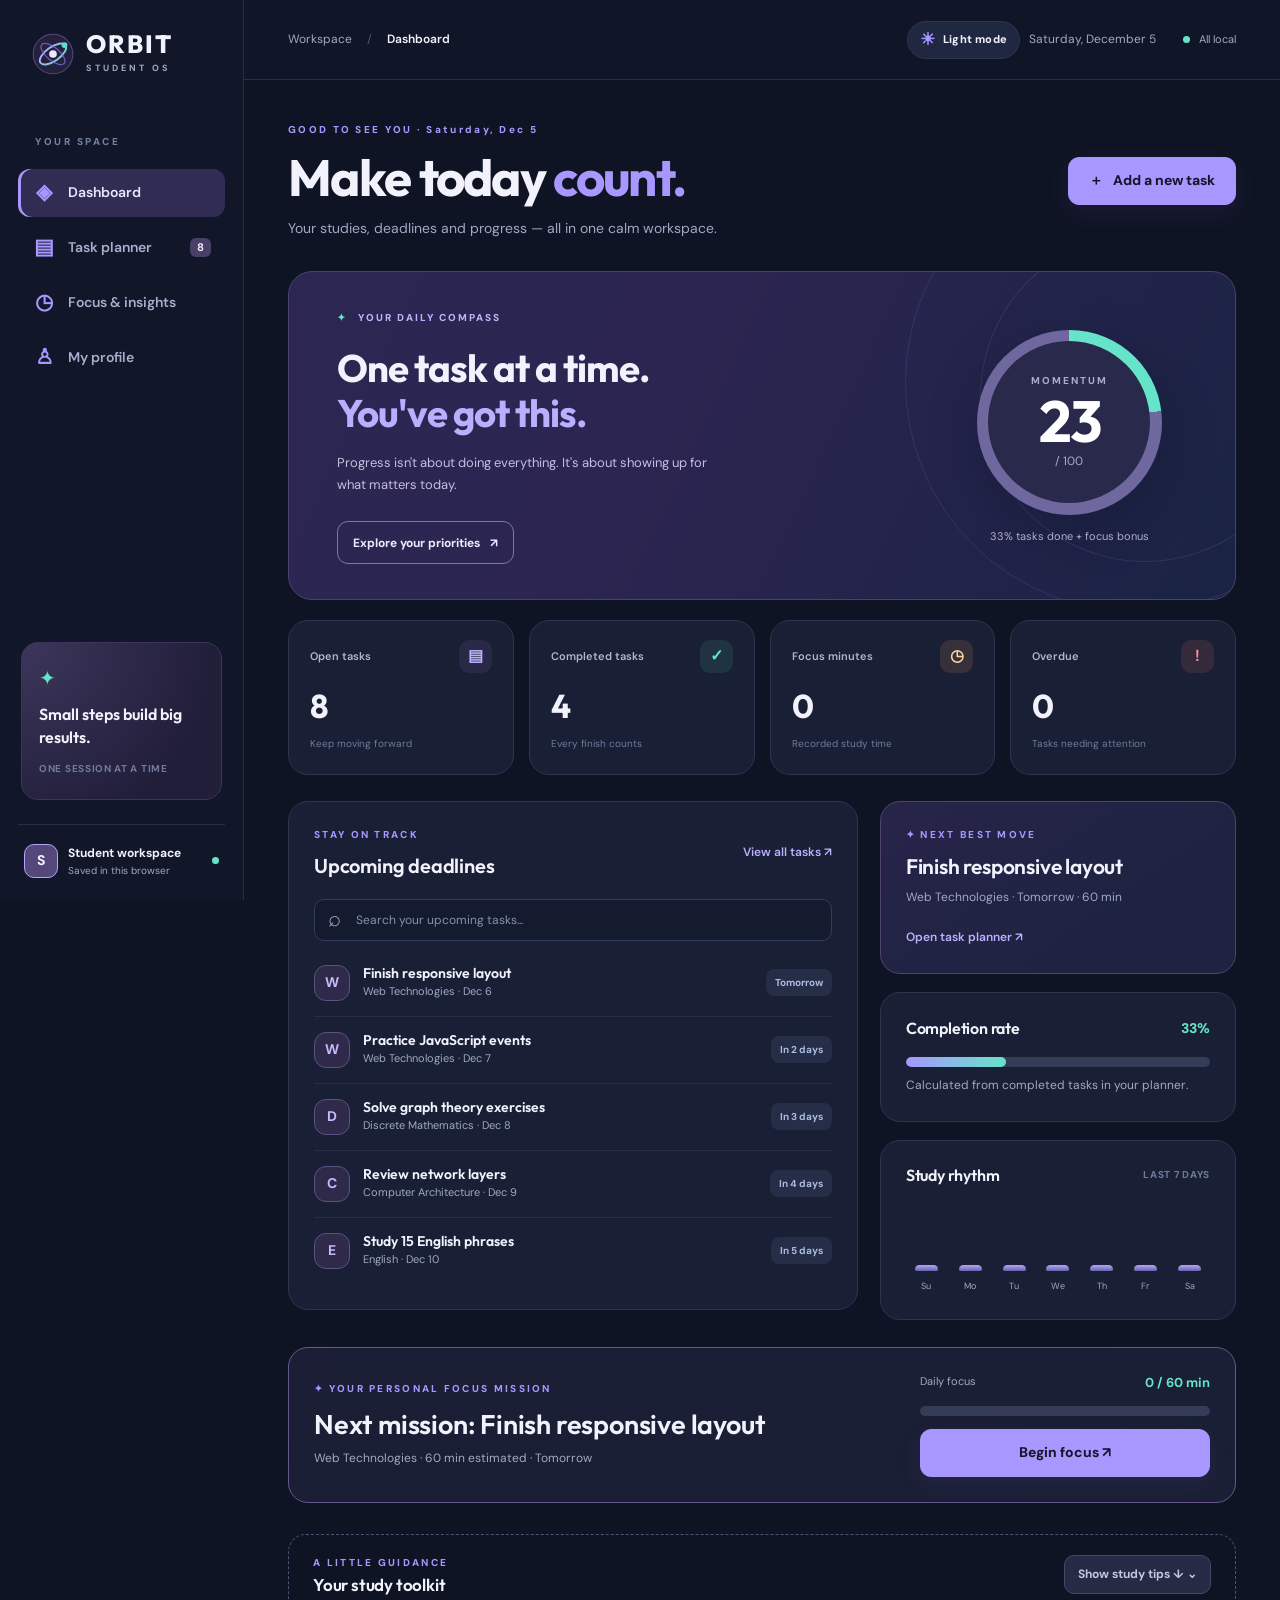
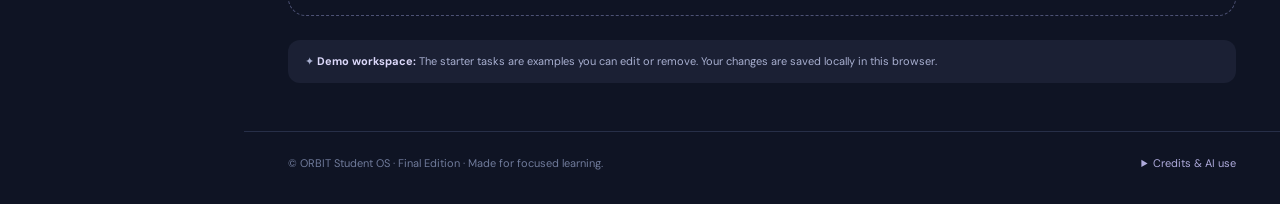
<file: index.html>
<!DOCTYPE html>
<html lang="en">
<head>
  <meta charset="UTF-8">
  <meta name="viewport" content="width=device-width, initial-scale=1.0">
  <meta name="description" content="Your personal study dashboard and upcoming deadlines.">
  <title>Dashboard · ORBIT Student OS</title>
  <link rel="icon" href="images/orbit-logo.svg" type="image/svg+xml">
  <link rel="preconnect" href="https://cdn.jsdelivr.net">
  <link href="https://cdn.jsdelivr.net/npm/bootstrap@5.3.3/dist/css/bootstrap.min.css" rel="stylesheet">
  <script src="js/theme-init.js"></script>
  <link rel="stylesheet" href="css/style.css">
  <link rel="stylesheet" href="css/final.css">
</head>
<body data-page="dashboard">
  <a class="skip-link" href="#mainContent">Skip to main content</a>
  <div class="app-layout">
    <aside class="sidebar" aria-label="Application sidebar">
      <a class="brand-lockup" href="index.html"><img src="images/orbit-logo.svg" alt="ORBIT planet logo" width="48" height="48"><span><strong>ORBIT</strong><small>STUDENT OS</small></span></a>
      <div class="sidebar-section-label">YOUR SPACE</div>
      <nav aria-label="Main navigation" class="sidebar-nav"><a href="index.html" class="sidebar-link active" aria-current="page"><span class="nav-glyph" aria-hidden="true">◈</span><span>Dashboard</span></a>
<a href="planner.html" class="sidebar-link " ><span class="nav-glyph" aria-hidden="true">▤</span><span>Task planner</span><span class="nav-count" id="navTaskCount">0</span></a>
<a href="focus.html" class="sidebar-link " ><span class="nav-glyph" aria-hidden="true">◷</span><span>Focus & insights</span></a><a href="profile.html" class="sidebar-link"><span class="nav-glyph" aria-hidden="true">♙</span><span>My profile</span></a></nav>
      <div class="sidebar-bottom">
        <div class="sidebar-quote"><span class="quote-symbol">✦</span><p>Small steps build big results.</p><span class="muted-tiny">ONE SESSION AT A TIME</span></div>
        <div class="sidebar-user"><span class="avatar" id="workspaceAvatar">S</span><span><strong id="workspaceName">Student workspace</strong><small>Saved in this browser</small></span><span class="online-dot" aria-label="Local workspace"></span></div>
      </div>
    </aside>
    <div class="main-panel">
      <header class="topbar">
        <div class="topbar-breadcrumb">Workspace <span class="breadcrumb-separator">/</span> <strong>Dashboard</strong></div>
        <div class="topbar-right"><button type="button" id="themeToggle" class="theme-toggle" aria-label="Switch to light mode" aria-pressed="false"><span class="theme-symbol" aria-hidden="true">☀</span><span class="theme-copy">Light mode</span></button><span class="topbar-date" id="currentDate"></span><span class="status-dot" aria-hidden="true"></span><span class="status-label">All local</span></div>
      </header>
      <main class="content-shell" id="mainContent">
        
<section class="welcome-row" aria-label="Welcome">
  <div><p class="eyebrow">GOOD TO SEE YOU · <span id="welcomeDate"></span></p><h1>Make today<em> count.</em><span id="greetingName" class="greeting-name"></span></h1><p class="section-intro">Your studies, deadlines and progress — all in one calm workspace.</p></div>
  <a class="primary-link" href="planner.html"><span aria-hidden="true">＋</span> Add a new task</a>
</section>
<section class="hero-panel" aria-label="Study momentum">
  <div class="hero-orbit hero-orbit-one" aria-hidden="true"></div><div class="hero-orbit hero-orbit-two" aria-hidden="true"></div>
  <div class="hero-left"><div class="hero-kicker"><span class="tiny-star">✦</span> YOUR DAILY COMPASS</div><h2>One task at a time.<br><span>You've got this.</span></h2><p>Progress isn't about doing everything. It's about showing up for what matters today.</p><a href="#upcomingTasks" class="outline-link js-smooth-scroll" data-target="upcomingTasks">Explore your priorities <span aria-hidden="true">↗</span></a></div>
  <div class="hero-right"><div class="ring-outer" id="momentumRing"><div class="ring-inner"><span class="ring-label">MOMENTUM</span><strong id="momentumText">0</strong><span class="ring-suffix">/ 100</span></div></div><span class="hero-hint" id="momentumCaption">Based on your progress</span></div>
</section>
<section class="stat-grid" aria-label="Study overview">
  <div class="stat-card"><div class="stat-header"><span>Open tasks</span><span class="stat-icon lilac">▤</span></div><strong id="statPending">0</strong><small>Keep moving forward</small></div>
  <div class="stat-card"><div class="stat-header"><span>Completed tasks</span><span class="stat-icon mint">✓</span></div><strong id="statComplete">0</strong><small>Every finish counts</small></div>
  <div class="stat-card"><div class="stat-header"><span>Focus minutes</span><span class="stat-icon peach">◷</span></div><strong id="statMinutes">0</strong><small>Recorded study time</small></div>
  <div class="stat-card"><div class="stat-header"><span>Overdue</span><span class="stat-icon coral">!</span></div><strong id="statOverdue">0</strong><small>Tasks needing attention</small></div>
</section>
<div class="dashboard-grid">
  <section class="panel upcoming-panel" id="upcomingTasks"><div class="panel-heading"><div><p class="eyebrow">STAY ON TRACK</p><h2>Upcoming deadlines</h2></div><a href="planner.html" class="text-link">View all tasks ↗</a></div>
    <label for="dashboardSearch" class="visually-hidden">Search upcoming tasks</label><div class="search-wrap"><span aria-hidden="true">⌕</span><input id="dashboardSearch" type="search" placeholder="Search your upcoming tasks..." autocomplete="off"></div>
    <div class="upcoming-list" id="upcomingList" aria-live="polite"></div>
  </section>
  <div class="dashboard-right">
    <section class="panel recommendation-panel"><p class="eyebrow">✦ NEXT BEST MOVE</p><h2 id="recommendationTitle">Choose your next step</h2><p id="recommendationMeta">Your next priority will appear here.</p><a href="planner.html" class="quiet-link">Open task planner ↗</a></section>
    <section class="panel progress-panel"><div class="panel-heading compact"><h2>Completion rate</h2><span id="completionText" class="accent-text">0%</span></div><div class="meter" role="progressbar" aria-label="Percentage of completed tasks" aria-valuemin="0" aria-valuemax="100" aria-valuenow="0"><div class="meter-fill" id="completionBar"></div></div><p class="helper-text">Calculated from completed tasks in your planner.</p></section>
    <section class="panel weekly-panel"><div class="panel-heading compact"><h2>Study rhythm</h2><span class="muted-tiny">LAST 7 DAYS</span></div><div class="week-activity" id="weekActivity" aria-label="Focus minutes in the past seven days"></div></section>
  </div>
</div>
<section class="panel mission-panel" aria-label="Your next focus mission"><div><p class="eyebrow">✦ YOUR PERSONAL FOCUS MISSION</p><h2 id="missionTitle">A little focus goes a long way.</h2><p class="helper-text" id="missionDetail">Choose your next task and begin a focused session.</p></div><div class="mission-right"><div class="mission-goal">Daily focus <strong id="missionGoalText">0 / 60 min</strong></div><div class="meter" role="progressbar" aria-label="Daily focus progress" id="missionGoalMeter" aria-valuemin="0" aria-valuemax="100" aria-valuenow="0"><div class="meter-fill" id="missionGoalBar"></div></div><a href="focus.html" id="missionFocusLink" class="primary-link">Begin focus ↗</a></div></section>
<section class="tip-section"><div><p class="eyebrow">A LITTLE GUIDANCE</p><h2>Your study toolkit</h2></div><button type="button" class="subtle-button js-tips-toggle" aria-controls="dashboardTips" aria-expanded="false">Show study tips ↓ <span aria-hidden="true">⌄</span></button><div class="tips-panel" id="dashboardTips" hidden><p>01 · Choose the most urgent task, not the easiest.</p><p>02 · Work in focused blocks; take short breaks between them.</p><p>03 · Mark tasks complete — the momentum score will change.</p><p>04 · Plan tomorrow's most important task before ending today.</p></div></section>
<div class="demo-note">✦ <strong>Demo workspace:</strong> The starter tasks are examples you can edit or remove. Your changes are saved locally in this browser.</div>

      </main>
      <footer class="site-footer">
        <span>© ORBIT Student OS · Final Edition · Made for focused learning.</span>
        <details class="credits"><summary>Credits &amp; AI use</summary><p>Project developed with assistance from ChatGPT (OpenAI). Uses Bootstrap 5 (MIT), jQuery 3.6.1 (MIT), Google Fonts and the original ORBIT SVG logo. All task examples are demo data. No user information is sent to a server.</p></details>
      </footer>
    </div>
  </div>
  <dialog id="appConfirmDialog" class="orbit-dialog" aria-labelledby="confirmTitle" aria-describedby="confirmMessage"><div class="dialog-orbit" aria-hidden="true">✦</div><h2 id="confirmTitle">Please confirm</h2><p id="confirmMessage"></p><div class="dialog-actions"><button type="button" class="secondary-button" id="confirmCancel">Keep as it is</button><button type="button" class="primary-link button-as-link" id="confirmAccept">Confirm</button></div></dialog>
  <div id="globalToast" class="global-toast" role="status" aria-live="polite" hidden></div>
  <script src="vendor/jquery.min.js"></script>
  <script src="js/data.js"></script>
  <script src="js/storage.js"></script>
  <script src="js/effects.js"></script>
  <script src="js/ui.js"></script>
  <script src="js/app.js"></script>
</body>
</html>
</file>
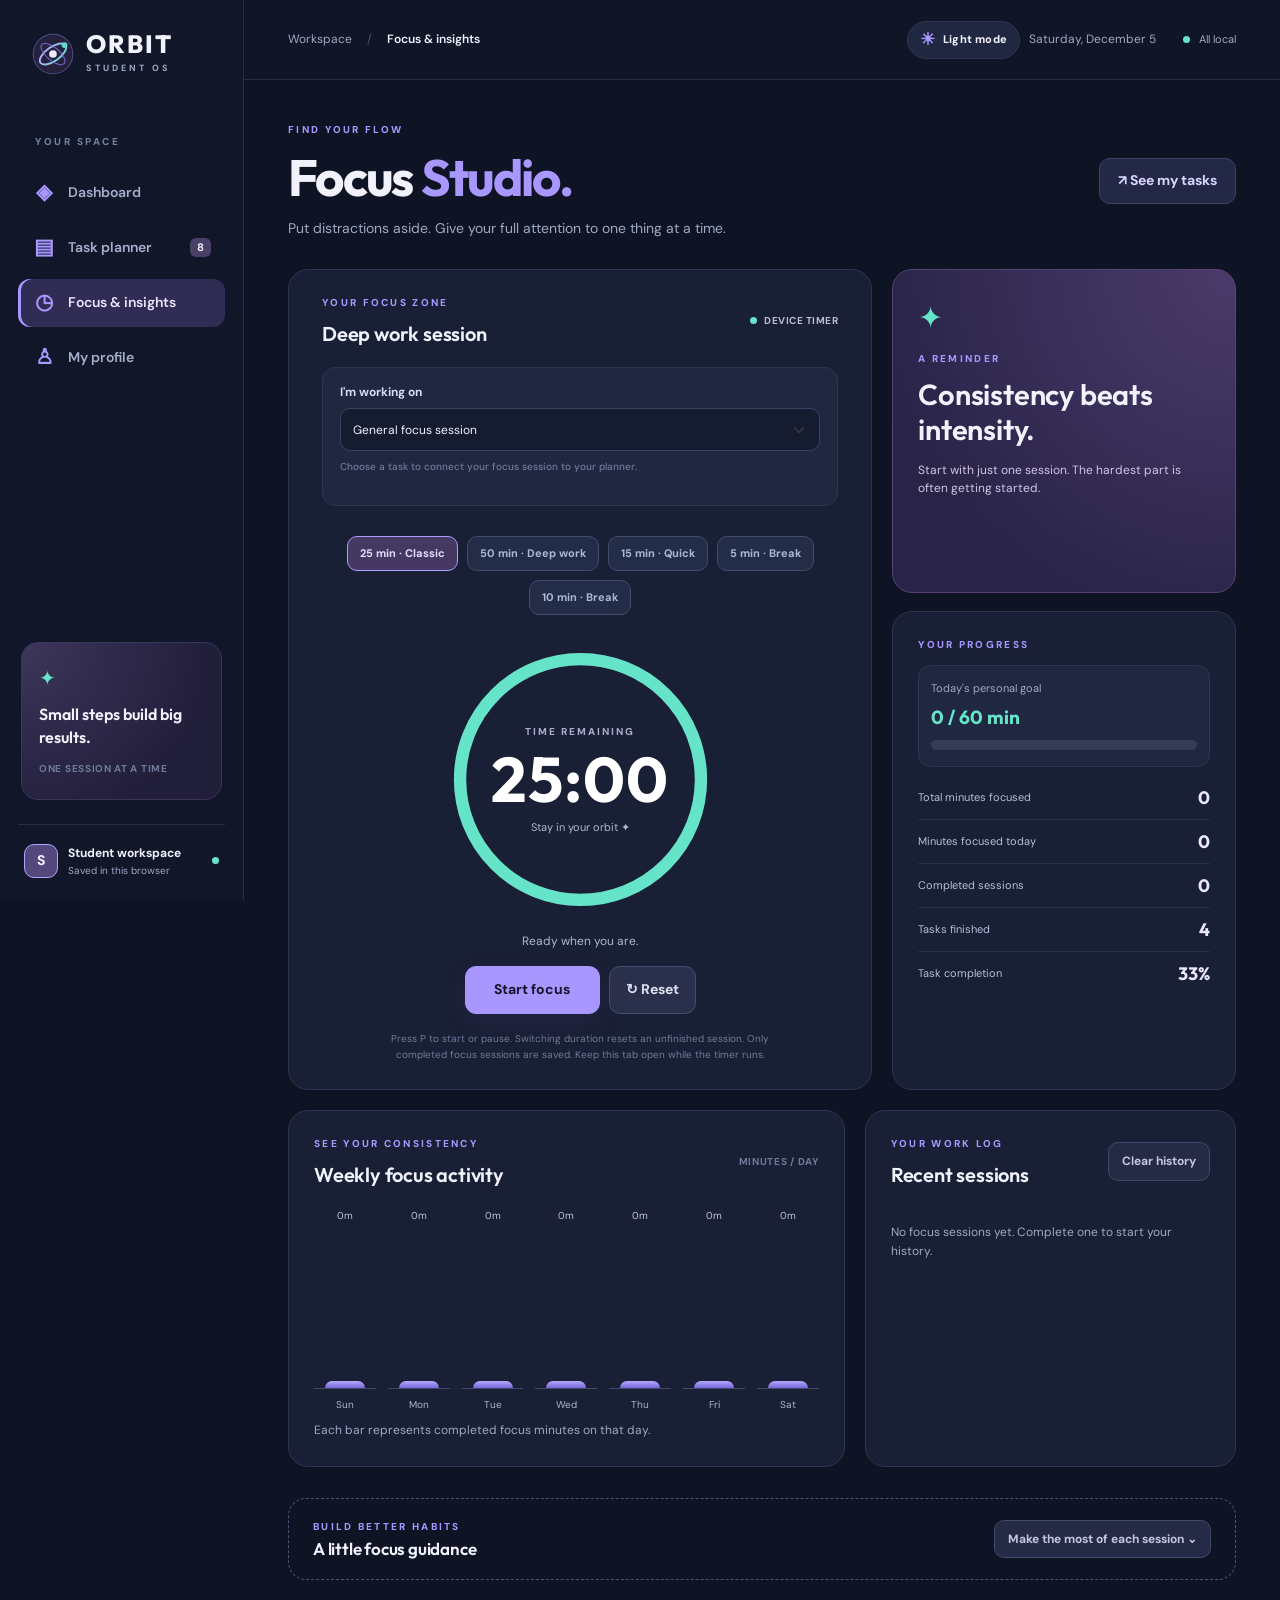
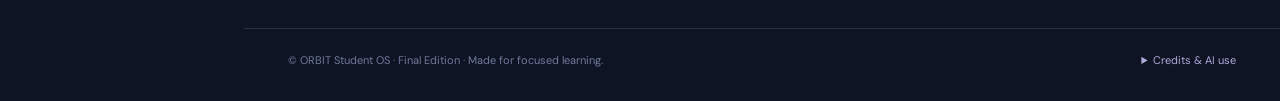
<file: focus.html>
<!DOCTYPE html>
<html lang="en">
<head>
  <meta charset="UTF-8">
  <meta name="viewport" content="width=device-width, initial-scale=1.0">
  <meta name="description" content="Use a Pomodoro timer and see your study activity.">
  <title>Focus & insights · ORBIT Student OS</title>
  <link rel="icon" href="images/orbit-logo.svg" type="image/svg+xml">
  <link rel="preconnect" href="https://cdn.jsdelivr.net">
  <link href="https://cdn.jsdelivr.net/npm/bootstrap@5.3.3/dist/css/bootstrap.min.css" rel="stylesheet">
  <script src="js/theme-init.js"></script>
  <link rel="stylesheet" href="css/style.css">
  <link rel="stylesheet" href="css/final.css">
</head>
<body data-page="focus">
  <a class="skip-link" href="#mainContent">Skip to main content</a>
  <div class="app-layout">
    <aside class="sidebar" aria-label="Application sidebar">
      <a class="brand-lockup" href="index.html"><img src="images/orbit-logo.svg" alt="ORBIT planet logo" width="48" height="48"><span><strong>ORBIT</strong><small>STUDENT OS</small></span></a>
      <div class="sidebar-section-label">YOUR SPACE</div>
      <nav aria-label="Main navigation" class="sidebar-nav"><a href="index.html" class="sidebar-link " ><span class="nav-glyph" aria-hidden="true">◈</span><span>Dashboard</span></a>
<a href="planner.html" class="sidebar-link " ><span class="nav-glyph" aria-hidden="true">▤</span><span>Task planner</span><span class="nav-count" id="navTaskCount">0</span></a>
<a href="focus.html" class="sidebar-link active" aria-current="page"><span class="nav-glyph" aria-hidden="true">◷</span><span>Focus & insights</span></a><a href="profile.html" class="sidebar-link"><span class="nav-glyph" aria-hidden="true">♙</span><span>My profile</span></a></nav>
      <div class="sidebar-bottom">
        <div class="sidebar-quote"><span class="quote-symbol">✦</span><p>Small steps build big results.</p><span class="muted-tiny">ONE SESSION AT A TIME</span></div>
        <div class="sidebar-user"><span class="avatar" id="workspaceAvatar">S</span><span><strong id="workspaceName">Student workspace</strong><small>Saved in this browser</small></span><span class="online-dot" aria-label="Local workspace"></span></div>
      </div>
    </aside>
    <div class="main-panel">
      <header class="topbar">
        <div class="topbar-breadcrumb">Workspace <span class="breadcrumb-separator">/</span> <strong>Focus & insights</strong></div>
        <div class="topbar-right"><button type="button" id="themeToggle" class="theme-toggle" aria-label="Switch to light mode" aria-pressed="false"><span class="theme-symbol" aria-hidden="true">☀</span><span class="theme-copy">Light mode</span></button><span class="topbar-date" id="currentDate"></span><span class="status-dot" aria-hidden="true"></span><span class="status-label">All local</span></div>
      </header>
      <main class="content-shell" id="mainContent">
        
<section class="page-heading"><div><p class="eyebrow">FIND YOUR FLOW</p><h1>Focus <em>Studio.</em></h1><p class="section-intro">Put distractions aside. Give your full attention to one thing at a time.</p></div><a href="planner.html" class="secondary-link">↗ See my tasks</a></section>
<div class="focus-layout">
  <section class="panel focus-timer-panel" aria-labelledby="focusTimerTitle"><div class="panel-heading"><div><p class="eyebrow">YOUR FOCUS ZONE</p><h2 id="focusTimerTitle">Deep work session</h2></div><span class="focus-live"><span class="status-dot"></span> DEVICE TIMER</span></div>
    <div class="focus-task-selector"><label for="focusTaskSelect" class="form-label">I'm working on</label><select id="focusTaskSelect" class="form-select"><option value="">General focus session</option></select><p id="selectedTaskHint" class="muted-tiny">Choose a task to connect your focus session to your planner.</p></div>
    <div class="preset-row" role="group" aria-label="Choose focus duration"><button type="button" class="preset-button active" data-focus-minutes="25" aria-pressed="true">25 min · Classic</button><button type="button" class="preset-button" data-focus-minutes="50" aria-pressed="false">50 min · Deep work</button><button type="button" class="preset-button" data-focus-minutes="15" aria-pressed="false">15 min · Quick</button><button type="button" class="preset-button" data-focus-minutes="5" data-session-type="break" aria-pressed="false">5 min · Break</button><button type="button" class="preset-button" data-focus-minutes="10" data-session-type="break" aria-pressed="false">10 min · Break</button></div>
    <div class="timer-circle"><svg viewBox="0 0 240 240" class="timer-svg" role="img" aria-label="Time remaining progress ring"><circle cx="120" cy="120" r="98" class="timer-track"/><circle cx="120" cy="120" r="98" class="timer-progress" id="timerProgress"/></svg><div class="timer-digits"><span class="ring-label">TIME REMAINING</span><strong id="timerLabel" role="timer">25:00</strong><span>Stay in your orbit ✦</span></div></div>
    <p id="timerStatus" class="timer-status" aria-live="polite">Ready when you are.</p>
    <div class="timer-actions"><button type="button" class="primary-link button-as-link" id="startTimer">Start focus</button><button type="button" class="secondary-button" id="pauseTimer" hidden>Pause</button><button type="button" class="secondary-button" id="resetTimer" title="Reset the countdown without deleting saved sessions">↻ Reset</button></div>
    <p class="fine-print">Press P to start or pause. Switching duration resets an unfinished session. Only completed focus sessions are saved. Keep this tab open while the timer runs.</p>
  </section>
  <section class="focus-side"><div class="panel focus-motivation"><span class="tiny-star">✦</span><p class="eyebrow">A REMINDER</p><h2>Consistency beats intensity.</h2><p>Start with just one session. The hardest part is often getting started.</p></div>
  <div class="panel focus-summary"><p class="eyebrow">YOUR PROGRESS</p><div class="daily-goal-focus"><span>Today's personal goal</span><strong id="focusGoalCaption">0 / 60 min</strong><div class="meter" role="progressbar" id="focusGoalMeter" aria-label="Today's focus goal" aria-valuemin="0" aria-valuemax="100" aria-valuenow="0"><div class="meter-fill" id="focusGoalBar"></div></div></div><div class="summary-line"><span>Total minutes focused</span><strong id="focusMinutes">0</strong></div><div class="summary-line"><span>Minutes focused today</span><strong id="todayFocus">0</strong></div><div class="summary-line"><span>Completed sessions</span><strong id="focusSessions">0</strong></div><div class="summary-line"><span>Tasks finished</span><strong id="finishedTasks">0</strong></div><div class="summary-line"><span>Task completion</span><strong id="focusCompletion">0%</strong></div></div></section>
</div>
<div class="focus-bottom">
 <section class="panel focus-chart-panel"><div class="panel-heading"><div><p class="eyebrow">SEE YOUR CONSISTENCY</p><h2>Weekly focus activity</h2></div><span class="muted-tiny">MINUTES / DAY</span></div><div id="focusWeekChart" class="focus-chart" role="img" aria-label="Focus minutes for the last seven days"></div><p class="helper-text">Each bar represents completed focus minutes on that day.</p></section>
 <section class="panel focus-history-panel"><div class="panel-heading"><div><p class="eyebrow">YOUR WORK LOG</p><h2>Recent sessions</h2></div><button type="button" id="clearSessions" class="ghost-button">Clear history</button></div><ul class="session-list" id="sessionHistory" aria-live="polite"></ul></section>
</div>
<section class="tip-section"><div><p class="eyebrow">BUILD BETTER HABITS</p><h2>A little focus guidance</h2></div><button type="button" class="subtle-button js-tips-toggle" aria-controls="focusTips" aria-expanded="false">Make the most of each session <span aria-hidden="true">⌄</span></button><div class="tips-panel" id="focusTips" hidden><p>Choose one task before starting. Mute notifications. Work until the timer finishes, then take a short screen break before the next session.</p></div></section>

      </main>
      <footer class="site-footer">
        <span>© ORBIT Student OS · Final Edition · Made for focused learning.</span>
        <details class="credits"><summary>Credits &amp; AI use</summary><p>Project developed with assistance from ChatGPT (OpenAI). Uses Bootstrap 5 (MIT), jQuery 3.6.1 (MIT), Google Fonts and the original ORBIT SVG logo. All task examples are demo data. No user information is sent to a server.</p></details>
      </footer>
    </div>
  </div>
  <dialog id="appConfirmDialog" class="orbit-dialog" aria-labelledby="confirmTitle" aria-describedby="confirmMessage"><div class="dialog-orbit" aria-hidden="true">✦</div><h2 id="confirmTitle">Please confirm</h2><p id="confirmMessage"></p><div class="dialog-actions"><button type="button" class="secondary-button" id="confirmCancel">Keep as it is</button><button type="button" class="primary-link button-as-link" id="confirmAccept">Confirm</button></div></dialog>
  <div id="globalToast" class="global-toast" role="status" aria-live="polite" hidden></div>
  <script src="vendor/jquery.min.js"></script>
  <script src="js/data.js"></script>
  <script src="js/storage.js"></script>
  <script src="js/effects.js"></script>
  <script src="js/ui.js"></script>
  <script src="js/app.js"></script>
  <script src="js/focus.js"></script>
</body>
</html>
</file>
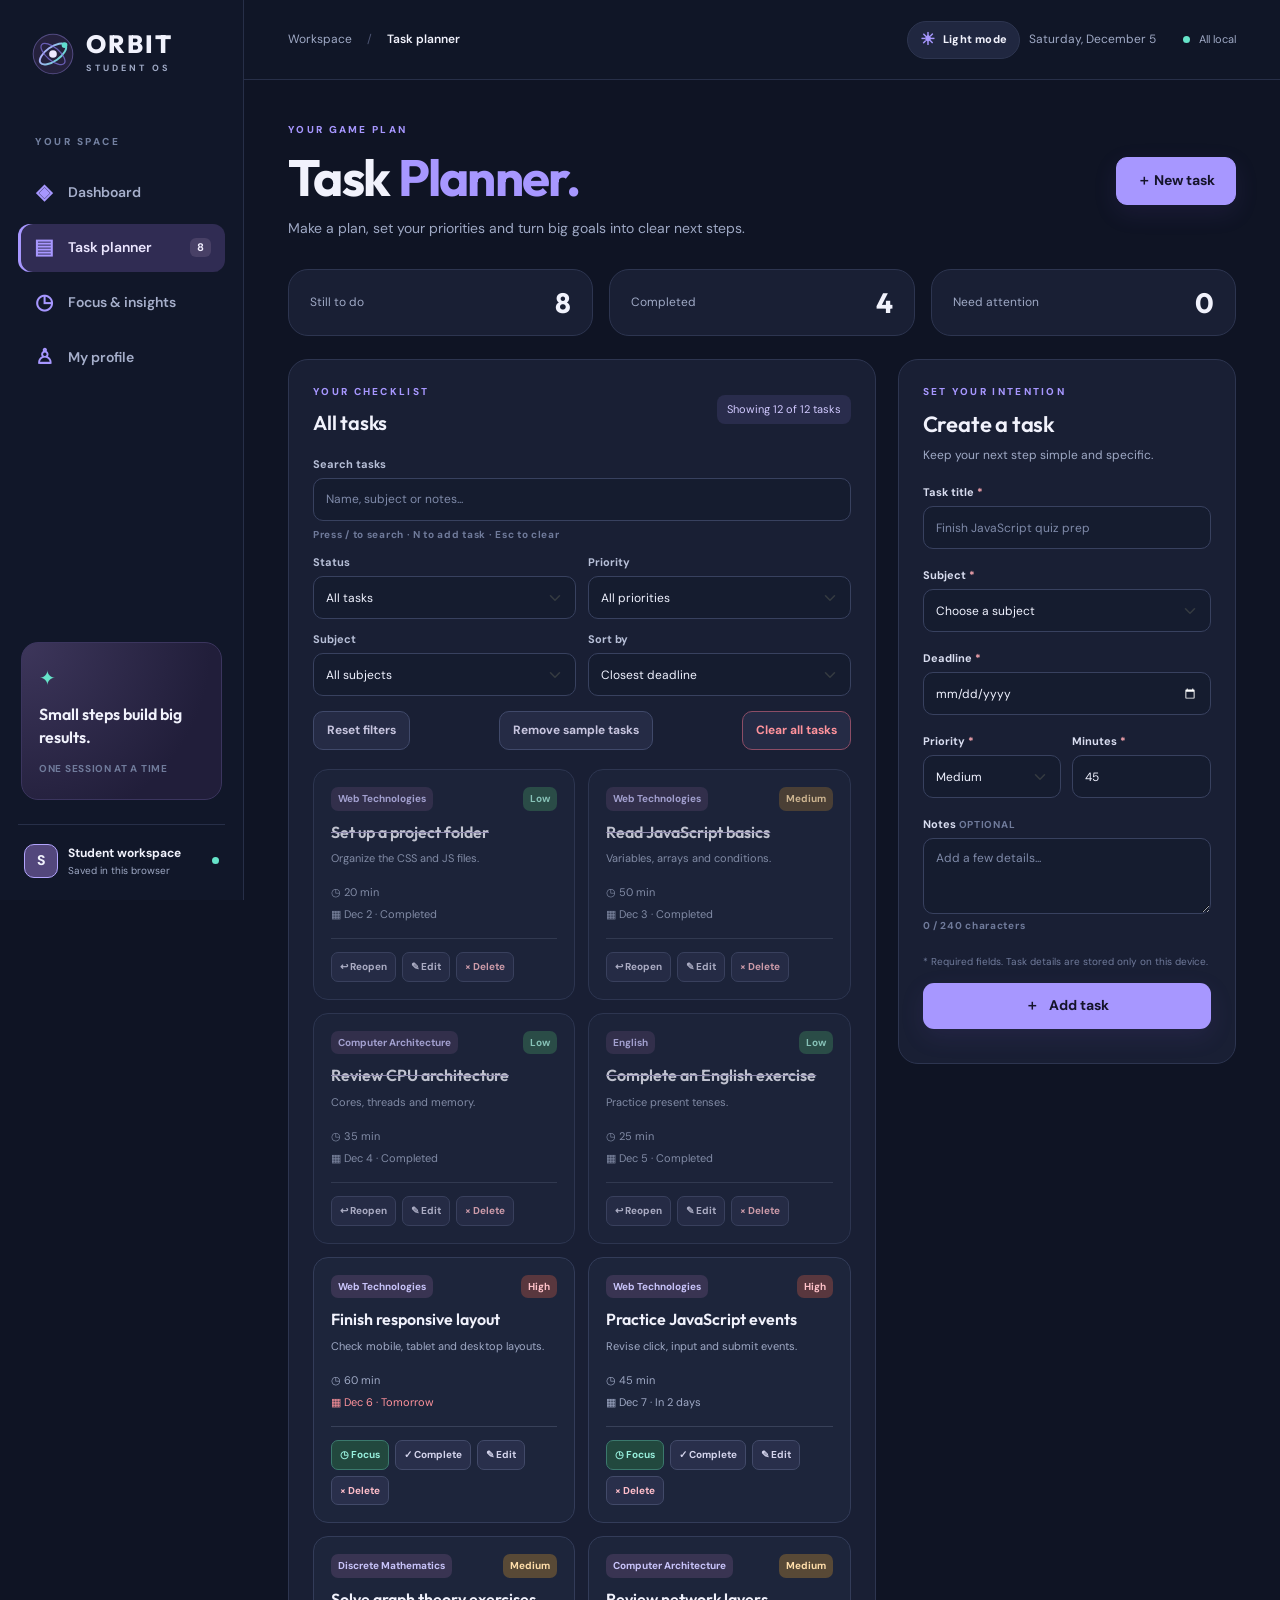
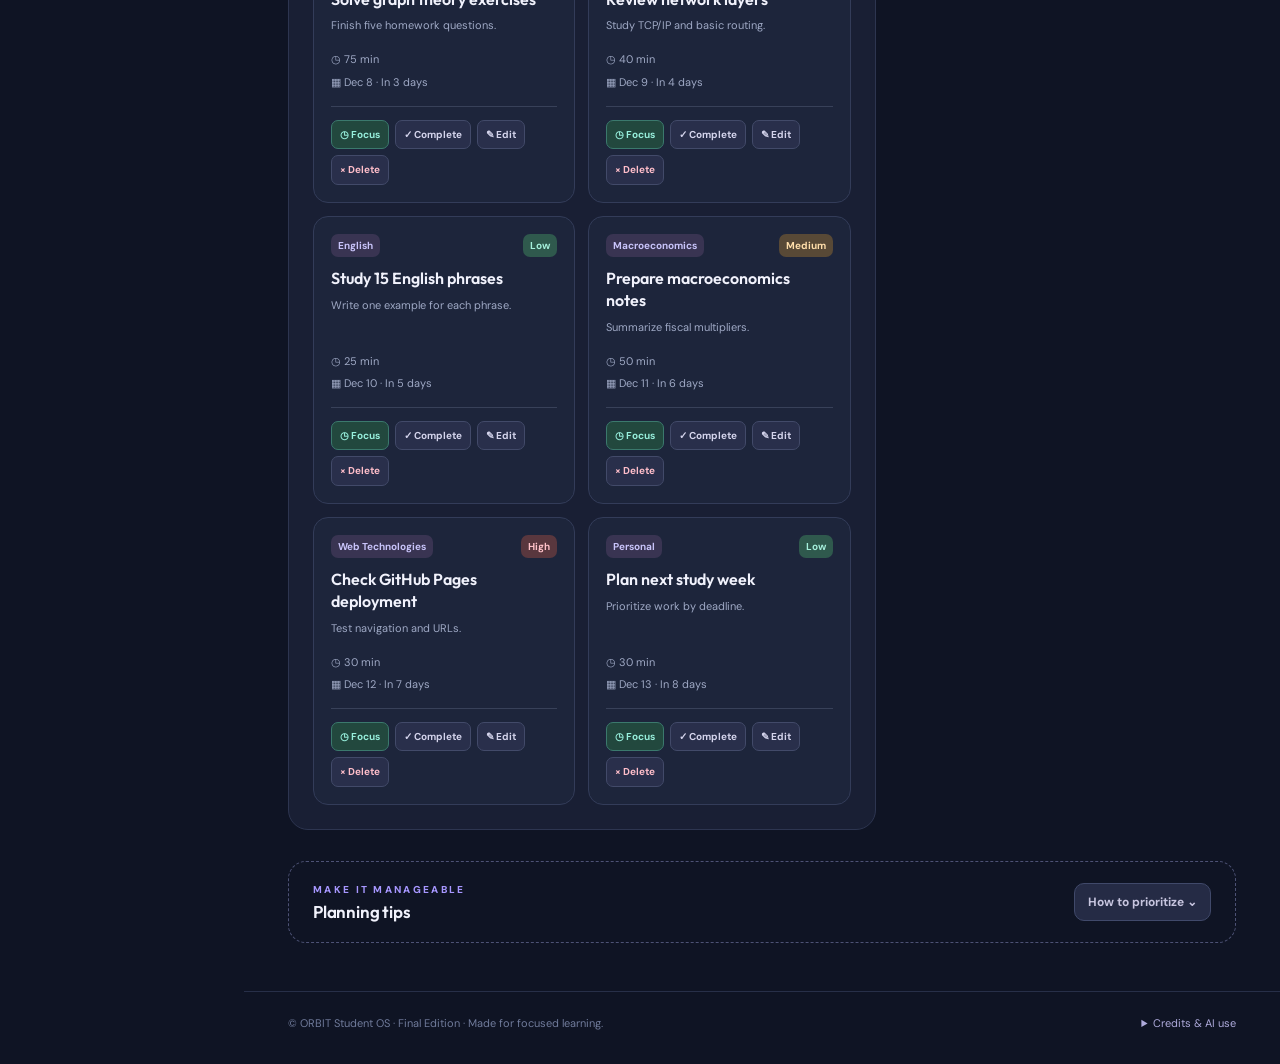
<file: planner.html>
<!DOCTYPE html>
<html lang="en">
<head>
  <meta charset="UTF-8">
  <meta name="viewport" content="width=device-width, initial-scale=1.0">
  <meta name="description" content="Create, organize and complete your student assignments.">
  <title>Task planner · ORBIT Student OS</title>
  <link rel="icon" href="images/orbit-logo.svg" type="image/svg+xml">
  <link rel="preconnect" href="https://cdn.jsdelivr.net">
  <link href="https://cdn.jsdelivr.net/npm/bootstrap@5.3.3/dist/css/bootstrap.min.css" rel="stylesheet">
  <script src="js/theme-init.js"></script>
  <link rel="stylesheet" href="css/style.css">
  <link rel="stylesheet" href="css/final.css">
</head>
<body data-page="planner">
  <a class="skip-link" href="#mainContent">Skip to main content</a>
  <div class="app-layout">
    <aside class="sidebar" aria-label="Application sidebar">
      <a class="brand-lockup" href="index.html"><img src="images/orbit-logo.svg" alt="ORBIT planet logo" width="48" height="48"><span><strong>ORBIT</strong><small>STUDENT OS</small></span></a>
      <div class="sidebar-section-label">YOUR SPACE</div>
      <nav aria-label="Main navigation" class="sidebar-nav"><a href="index.html" class="sidebar-link " ><span class="nav-glyph" aria-hidden="true">◈</span><span>Dashboard</span></a>
<a href="planner.html" class="sidebar-link active" aria-current="page"><span class="nav-glyph" aria-hidden="true">▤</span><span>Task planner</span><span class="nav-count" id="navTaskCount">0</span></a>
<a href="focus.html" class="sidebar-link " ><span class="nav-glyph" aria-hidden="true">◷</span><span>Focus & insights</span></a><a href="profile.html" class="sidebar-link"><span class="nav-glyph" aria-hidden="true">♙</span><span>My profile</span></a></nav>
      <div class="sidebar-bottom">
        <div class="sidebar-quote"><span class="quote-symbol">✦</span><p>Small steps build big results.</p><span class="muted-tiny">ONE SESSION AT A TIME</span></div>
        <div class="sidebar-user"><span class="avatar" id="workspaceAvatar">S</span><span><strong id="workspaceName">Student workspace</strong><small>Saved in this browser</small></span><span class="online-dot" aria-label="Local workspace"></span></div>
      </div>
    </aside>
    <div class="main-panel">
      <header class="topbar">
        <div class="topbar-breadcrumb">Workspace <span class="breadcrumb-separator">/</span> <strong>Task planner</strong></div>
        <div class="topbar-right"><button type="button" id="themeToggle" class="theme-toggle" aria-label="Switch to light mode" aria-pressed="false"><span class="theme-symbol" aria-hidden="true">☀</span><span class="theme-copy">Light mode</span></button><span class="topbar-date" id="currentDate"></span><span class="status-dot" aria-hidden="true"></span><span class="status-label">All local</span></div>
      </header>
      <main class="content-shell" id="mainContent">
        
<section class="page-heading"><div><p class="eyebrow">YOUR GAME PLAN</p><h1>Task <em>Planner.</em></h1><p class="section-intro">Make a plan, set your priorities and turn big goals into clear next steps.</p></div><button type="button" class="primary-link button-as-link js-smooth-scroll" data-target="taskFormSection">＋ New task</button></section>
<section class="mini-stat-grid" aria-label="Planner statistics"><div class="mini-stat"><span>Still to do</span><strong id="plannerPending">0</strong></div><div class="mini-stat"><span>Completed</span><strong id="plannerDone">0</strong></div><div class="mini-stat"><span>Need attention</span><strong id="plannerOverdue">0</strong></div></section>
<div class="planner-layout">
  <section class="panel planner-list-panel" aria-labelledby="allTasksTitle">
    <div class="panel-heading"><div><p class="eyebrow">YOUR CHECKLIST</p><h2 id="allTasksTitle">All tasks</h2></div><span id="resultCount" class="counter-label" aria-live="polite">0 tasks found</span></div>
    <div class="filter-grid">
      <div class="filter-field filter-search"><label for="filterSearch">Search tasks</label><input id="filterSearch" class="form-control" type="search" placeholder="Name, subject or notes..."><small class="muted-tiny">Press / to search · N to add task · Esc to clear</small></div>
      <div class="filter-field"><label for="filterStatus">Status</label><select id="filterStatus" class="form-select"><option value="all">All tasks</option><option value="pending">To do</option><option value="complete">Completed</option><option value="overdue">Overdue</option></select></div>
      <div class="filter-field"><label for="filterPriority">Priority</label><select id="filterPriority" class="form-select"><option value="all">All priorities</option><option value="high">High</option><option value="medium">Medium</option><option value="low">Low</option></select></div>
      <div class="filter-field"><label for="filterSubject">Subject</label><select id="filterSubject" class="form-select"><option value="all">All subjects</option></select></div>
      <div class="filter-field"><label for="filterSort">Sort by</label><select id="filterSort" class="form-select"><option value="due">Closest deadline</option><option value="priority">Highest priority</option><option value="newest">Newest first</option><option value="title">Title A–Z</option></select></div>
    </div>
    <div class="filters-footer"><button type="button" class="ghost-button" id="clearFilters">Reset filters</button><button type="button" class="ghost-button" id="clearDemo">Remove sample tasks</button><button type="button" class="ghost-button danger-outline" id="clearAllTasks">Clear all tasks</button></div>
    <div id="taskGrid" class="task-grid" aria-live="polite"></div>
    <div id="plannerEmpty" class="empty-message" hidden><span aria-hidden="true">⌕</span><h3>Nothing found</h3><p>Try adjusting your filters, or create a new task.</p></div>
  </section>
  <section class="panel task-form-panel" id="taskFormSection" aria-labelledby="formTitle"><p class="eyebrow">SET YOUR INTENTION</p><h2 id="formTitle">Create a task</h2><p class="helper-text">Keep your next step simple and specific.</p>
    <form id="taskForm" novalidate>
      <div class="form-group"><label for="taskTitle" class="form-label">Task title <span class="required">*</span></label><input type="text" id="taskTitle" name="title" class="form-control" placeholder="Finish JavaScript quiz prep" maxlength="100" aria-describedby="titleError" required><div id="titleError" class="field-error" aria-live="polite"></div></div>
      <div class="form-group"><label for="taskSubject" class="form-label">Subject <span class="required">*</span></label><select id="taskSubject" class="form-select" name="subject" aria-describedby="subjectError" required><option value="">Choose a subject</option><option>Web Technologies</option><option>Computer Architecture</option><option>Discrete Mathematics</option><option>English</option><option>Macroeconomics</option><option>Personal</option></select><div id="subjectError" class="field-error" aria-live="polite"></div></div>
      <div class="form-group"><label for="taskDeadline" class="form-label">Deadline <span class="required">*</span></label><input id="taskDeadline" class="form-control" type="date" name="dueDate" aria-describedby="dueDateError" required><div id="dueDateError" class="field-error" aria-live="polite"></div></div>
      <div class="form-split"><div class="form-group"><label for="taskPriority" class="form-label">Priority <span class="required">*</span></label><select id="taskPriority" class="form-select" name="priority" aria-describedby="priorityError" required><option value="low">Low</option><option value="medium" selected>Medium</option><option value="high">High</option></select><div id="priorityError" class="field-error" aria-live="polite"></div></div>
      <div class="form-group"><label for="taskEstimate" class="form-label">Minutes <span class="required">*</span></label><input id="taskEstimate" class="form-control" type="number" name="estimate" min="15" max="240" step="1" value="45" aria-describedby="estimateError" required><div id="estimateError" class="field-error" aria-live="polite"></div></div></div>
      <div class="form-group"><label for="taskNotes" class="form-label">Notes <span class="muted-tiny">OPTIONAL</span></label><textarea id="taskNotes" class="form-control" name="notes" rows="3" maxlength="240" placeholder="Add a few details..." aria-describedby="notesError"></textarea><small id="notesCounter" class="muted-tiny" aria-live="polite">0 / 240 characters</small><div id="notesError" class="field-error" aria-live="polite"></div></div>
      <p class="form-disclaimer">* Required fields. Task details are stored only on this device.</p>
      <button type="submit" class="primary-link form-submit button-as-link"><span aria-hidden="true">＋</span> <span id="submitText">Add task</span></button><button type="button" class="ghost-button form-cancel" id="cancelEdit" hidden>Cancel editing</button>
      <div id="formStatus" class="form-status" role="status" aria-live="polite"></div>
    </form>
  </section>
</div>
<section class="tip-section"><div><p class="eyebrow">MAKE IT MANAGEABLE</p><h2>Planning tips</h2></div><button type="button" class="subtle-button js-tips-toggle" aria-controls="plannerTips" aria-expanded="false">How to prioritize <span aria-hidden="true">⌄</span></button><div class="tips-panel" id="plannerTips" hidden><p>Set high priority for genuinely urgent work. Break big projects into tasks that take 15–90 minutes. Filter to “To do” when you want a distraction-free view.</p></div></section>

      </main>
      <footer class="site-footer">
        <span>© ORBIT Student OS · Final Edition · Made for focused learning.</span>
        <details class="credits"><summary>Credits &amp; AI use</summary><p>Project developed with assistance from ChatGPT (OpenAI). Uses Bootstrap 5 (MIT), jQuery 3.6.1 (MIT), Google Fonts and the original ORBIT SVG logo. All task examples are demo data. No user information is sent to a server.</p></details>
      </footer>
    </div>
  </div>
  <dialog id="appConfirmDialog" class="orbit-dialog" aria-labelledby="confirmTitle" aria-describedby="confirmMessage"><div class="dialog-orbit" aria-hidden="true">✦</div><h2 id="confirmTitle">Please confirm</h2><p id="confirmMessage"></p><div class="dialog-actions"><button type="button" class="secondary-button" id="confirmCancel">Keep as it is</button><button type="button" class="primary-link button-as-link" id="confirmAccept">Confirm</button></div></dialog>
  <div id="globalToast" class="global-toast" role="status" aria-live="polite" hidden></div>
  <script src="vendor/jquery.min.js"></script>
  <script src="js/data.js"></script>
  <script src="js/storage.js"></script>
  <script src="js/effects.js"></script>
  <script src="js/ui.js"></script>
  <script src="js/app.js"></script>
  <script src="js/planner.js"></script>
</body>
</html>
</file>
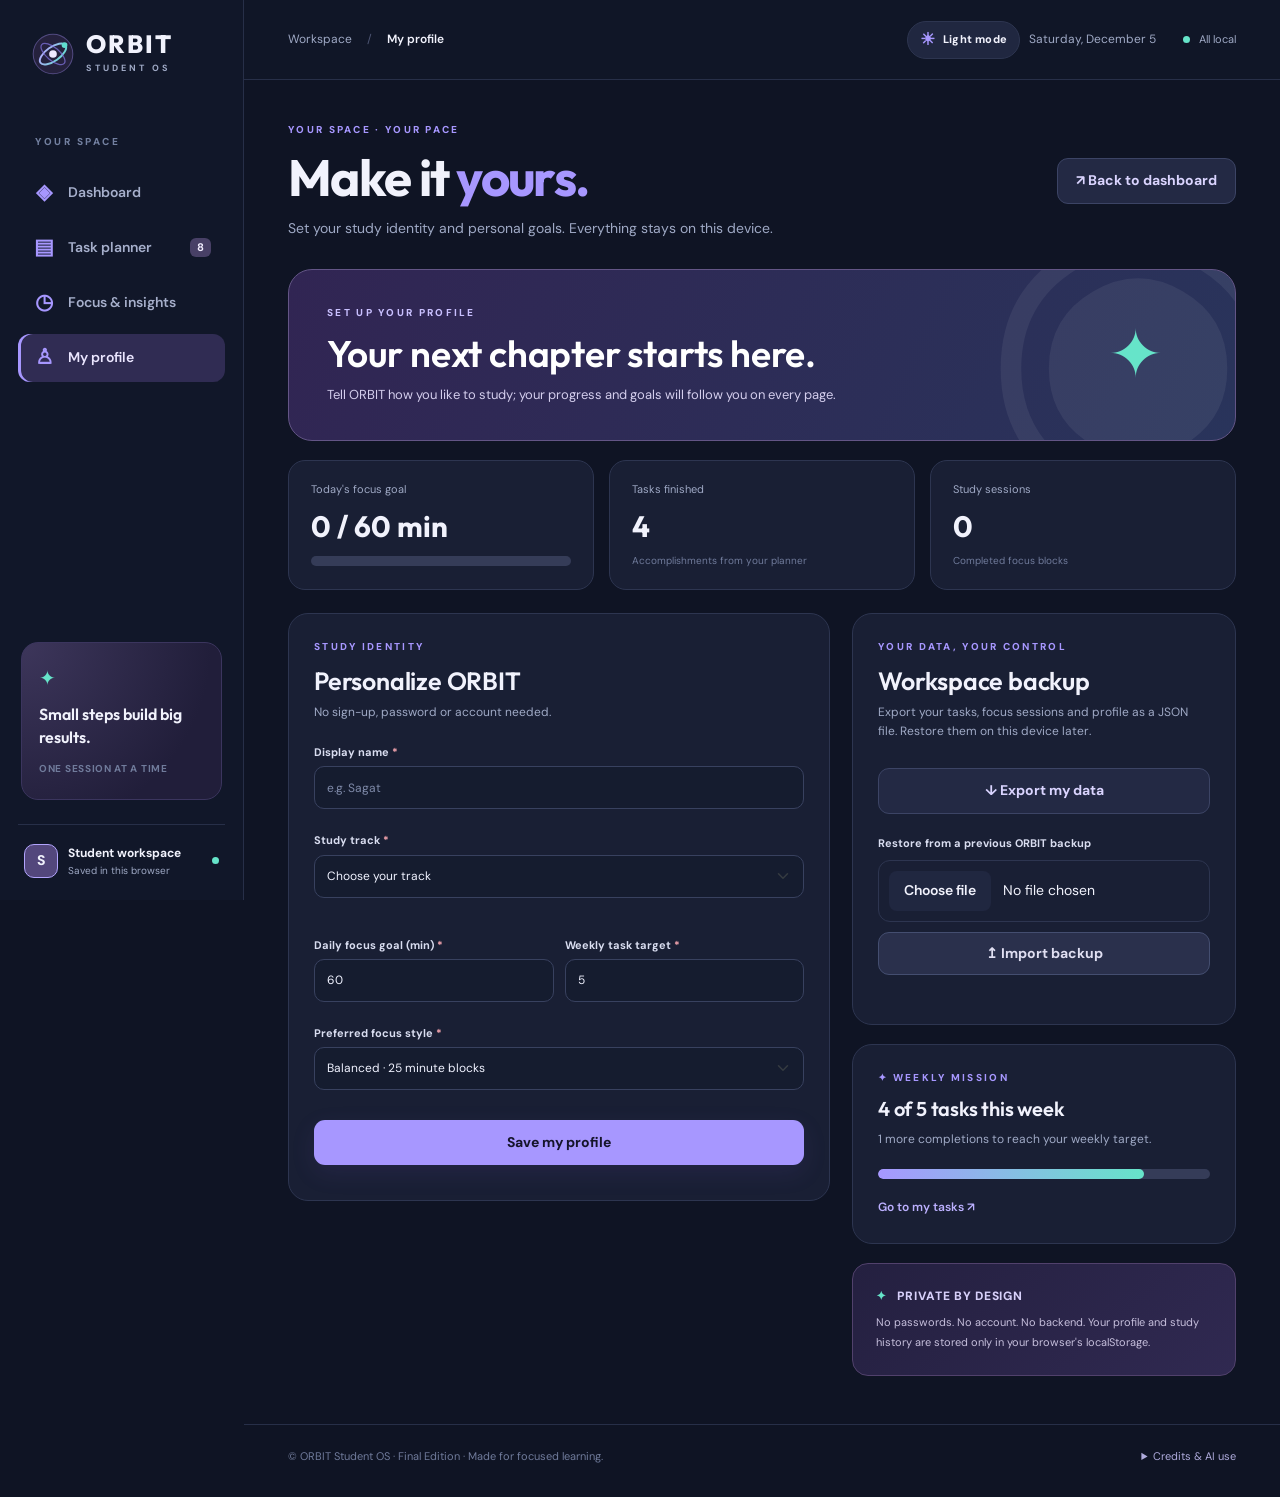
<file: profile.html>
<!DOCTYPE html>
<html lang="en">
<head>
  <meta charset="UTF-8">
  <meta name="viewport" content="width=device-width, initial-scale=1.0">
  <meta name="description" content="Personalize your study goals, back up tasks and control your ORBIT workspace.">
  <title>My profile · ORBIT Student OS</title>
  <link rel="icon" href="images/orbit-logo.svg" type="image/svg+xml">
  <link rel="preconnect" href="https://cdn.jsdelivr.net">
  <link href="https://cdn.jsdelivr.net/npm/bootstrap@5.3.3/dist/css/bootstrap.min.css" rel="stylesheet">
  <script src="js/theme-init.js"></script>
  <link rel="stylesheet" href="css/style.css">
  <link rel="stylesheet" href="css/final.css">
</head>
<body data-page="profile">
  <a class="skip-link" href="#mainContent">Skip to main content</a>
  <div class="app-layout">
    <aside class="sidebar" aria-label="Application sidebar">
      <a class="brand-lockup" href="index.html"><img src="images/orbit-logo.svg" alt="ORBIT planet logo" width="48" height="48"><span><strong>ORBIT</strong><small>STUDENT OS</small></span></a>
      <div class="sidebar-section-label">YOUR SPACE</div>
      <nav aria-label="Main navigation" class="sidebar-nav"><a href="index.html" class="sidebar-link"><span class="nav-glyph" aria-hidden="true">◈</span><span>Dashboard</span></a>
<a href="planner.html" class="sidebar-link " ><span class="nav-glyph" aria-hidden="true">▤</span><span>Task planner</span><span class="nav-count" id="navTaskCount">0</span></a>
<a href="focus.html" class="sidebar-link " ><span class="nav-glyph" aria-hidden="true">◷</span><span>Focus & insights</span></a><a href="profile.html" class="sidebar-link active" aria-current="page"><span class="nav-glyph" aria-hidden="true">♙</span><span>My profile</span></a></nav>
      <div class="sidebar-bottom">
        <div class="sidebar-quote"><span class="quote-symbol">✦</span><p>Small steps build big results.</p><span class="muted-tiny">ONE SESSION AT A TIME</span></div>
        <div class="sidebar-user"><span class="avatar" id="workspaceAvatar">S</span><span><strong id="workspaceName">Student workspace</strong><small>Saved in this browser</small></span><span class="online-dot" aria-label="Local workspace"></span></div>
      </div>
    </aside>
    <div class="main-panel">
      <header class="topbar">
        <div class="topbar-breadcrumb">Workspace <span class="breadcrumb-separator">/</span> <strong>My profile</strong></div>
        <div class="topbar-right"><button type="button" id="themeToggle" class="theme-toggle" aria-label="Switch to light mode" aria-pressed="false"><span class="theme-symbol" aria-hidden="true">☀</span><span class="theme-copy">Light mode</span></button><span class="topbar-date" id="currentDate"></span><span class="status-dot" aria-hidden="true"></span><span class="status-label">All local</span></div>
      </header>
      <main class="content-shell" id="mainContent">
<section class="page-heading"><div><p class="eyebrow">YOUR SPACE · YOUR PACE</p><h1>Make it <em>yours.</em></h1><p class="section-intro">Set your study identity and personal goals. Everything stays on this device.</p></div><a href="index.html" class="secondary-link">↗ Back to dashboard</a></section>
<div class="profile-hero" aria-label="Your workspace identity"><div class="profile-hero-glow" aria-hidden="true">◉</div><div><p class="eyebrow" id="profileStatus">SET UP YOUR PROFILE</p><h2 id="profileWelcome">Your next chapter starts here.</h2><p id="profileSubtitle">Tell ORBIT how you like to study; your progress and goals will follow you on every page.</p></div><span class="profile-hero-icon" aria-hidden="true">✦</span></div>
<section class="goal-strip" aria-label="Personal progress">
 <div class="goal-tile"><span>Today's focus goal</span><strong id="goalFocusText">0 / 60 min</strong><div class="meter" role="progressbar" id="goalFocusMeter" aria-label="Daily focus goal progress" aria-valuemin="0" aria-valuemax="100" aria-valuenow="0"><div class="meter-fill" id="goalFocusBar"></div></div></div>
 <div class="goal-tile"><span>Tasks finished</span><strong id="goalTasksText">0</strong><p>Accomplishments from your planner</p></div>
 <div class="goal-tile"><span>Study sessions</span><strong id="goalSessionsText">0</strong><p>Completed focus blocks</p></div>
</section>
<div class="profile-grid">
 <section class="panel profile-editor" aria-labelledby="profileFormTitle"><p class="eyebrow">STUDY IDENTITY</p><h2 id="profileFormTitle">Personalize ORBIT</h2><p class="helper-text">No sign-up, password or account needed.</p>
 <form id="profileForm" novalidate>
  <div class="form-group"><label class="form-label" for="profileName">Display name <span class="required">*</span></label><input id="profileName" name="name" class="form-control" autocomplete="nickname" maxlength="40" placeholder="e.g. Sagat" required aria-describedby="profileNameError"><div class="field-error" id="profileNameError" aria-live="polite"></div></div>
  <div class="form-group"><label class="form-label" for="profileCourse">Study track <span class="required">*</span></label><select id="profileCourse" name="course" class="form-select" required aria-describedby="profileCourseError"><option value="">Choose your track</option><option>Software Engineering</option><option>Computer Science</option><option>Business & Economics</option><option>Languages & Humanities</option><option>Self-study</option></select><div class="field-error" id="profileCourseError" aria-live="polite"></div></div>
  <div class="row g-3 form-goal-bootstrap"><div class="col-md-6 form-group"><label class="form-label" for="profileGoal">Daily focus goal (min) <span class="required">*</span></label><input id="profileGoal" name="dailyGoal" type="number" min="15" max="480" step="5" value="60" class="form-control" required aria-describedby="profileGoalError"><div class="field-error" id="profileGoalError" aria-live="polite"></div></div>
   <div class="col-md-6 form-group"><label class="form-label" for="profileWeekly">Weekly task target <span class="required">*</span></label><input id="profileWeekly" name="weeklyGoal" type="number" min="1" max="50" step="1" value="5" class="form-control" required aria-describedby="profileWeeklyError"><div class="field-error" id="profileWeeklyError" aria-live="polite"></div></div></div>
  <div class="form-group"><label class="form-label" for="profileStyle">Preferred focus style <span class="required">*</span></label><select id="profileStyle" name="studyStyle" class="form-select" aria-describedby="profileStyleError"><option value="balanced">Balanced · 25 minute blocks</option><option value="deep">Deep work · 50 minute blocks</option><option value="sprint">Quick wins · 15 minute blocks</option></select><div class="field-error" id="profileStyleError" aria-live="polite"></div></div>
  <button type="submit" class="primary-link button-as-link profile-save">Save my profile</button><div class="form-status" id="profileFormStatus" role="status" aria-live="polite"></div>
 </form></section>
 <div class="profile-side">

<section class="panel backup-panel">
    <p class="eyebrow">YOUR DATA, YOUR CONTROL</p>
    <h2>Workspace backup</h2>

    <p class="helper-text">
        Export your tasks, focus sessions and profile as a JSON file.
        Restore them on this device later.
    </p>

    <button type="button" id="exportBackup"
            class="secondary-link backup-button">
        ↓ Export my data
    </button>

    <p class="form-label backup-label">
        Restore from a previous ORBIT backup
    </p>

    <div class="backup-file-picker">
        <input type="file"
               id="backupFile"
               class="backup-file-input"
               accept=".json,application/json"
               aria-label="Choose backup file"
               aria-describedby="backupFileName backupError">

        <label for="backupFile" class="backup-file-label">
            Choose file
        </label>

        <span id="backupFileName" aria-live="polite">
            No file chosen
        </span>
    </div>

    <div class="field-error" id="backupError" aria-live="polite"></div>

    <button type="button" id="importBackup"
            class="secondary-button backup-button">
        ↥ Import backup
    </button>

    <div id="backupStatus" class="form-status"
         role="status" aria-live="polite"></div>
</section>

  <section class="panel study-insight"><p class="eyebrow">✦ WEEKLY MISSION</p><h2 id="weeklyGoalTitle">5 tasks this week</h2><p class="helper-text" id="weeklyGoalDetail">Every completed task moves you forward.</p><div class="meter" role="progressbar" aria-label="Weekly completion goal" id="weeklyGoalMeter" aria-valuemin="0" aria-valuemax="100" aria-valuenow="0"><div class="meter-fill" id="weeklyGoalBar"></div></div><a href="planner.html" class="text-link">Go to my tasks ↗</a></section>
  <div class="privacy-note"><span class="tiny-star">✦</span> PRIVATE BY DESIGN<br><p>No passwords. No account. No backend. Your profile and study history are stored only in your browser's localStorage.</p></div>
 </div>
</div>
      </main>
      <footer class="site-footer">
        <span>© ORBIT Student OS · Final Edition · Made for focused learning.</span>
        <details class="credits"><summary>Credits &amp; AI use</summary><p>Project developed with assistance from ChatGPT (OpenAI). Uses Bootstrap 5 (MIT), jQuery 3.6.1 (MIT), Google Fonts and the original ORBIT SVG logo. All task examples are demo data. No user information is sent to a server.</p></details>
      </footer>
    </div>
  </div>
  <dialog id="appConfirmDialog" class="orbit-dialog" aria-labelledby="confirmTitle" aria-describedby="confirmMessage"><div class="dialog-orbit" aria-hidden="true">✦</div><h2 id="confirmTitle">Please confirm</h2><p id="confirmMessage"></p><div class="dialog-actions"><button type="button" class="secondary-button" id="confirmCancel">Keep as it is</button><button type="button" class="primary-link button-as-link" id="confirmAccept">Confirm</button></div></dialog>
  <div id="globalToast" class="global-toast" role="status" aria-live="polite" hidden></div>
  <script src="vendor/jquery.min.js"></script>
  <script src="js/data.js"></script>
  <script src="js/storage.js"></script>
  <script src="js/effects.js"></script>
  <script src="js/ui.js"></script>
  <script src="js/app.js"></script>
  <script src="js/profile.js"></script>
</body>
</html>
</file>
<file: css/final.css>
/* ORBIT Final Edition — theme system, profile, connected focus, modal UX.
   Shared component styles use tokens; light-mode overrides cover original Endterm UI. */
:root { --shadow-float:0 16px 45px rgba(0,0,0,.16); --focus-glow:rgba(102,228,201,.18); }
.theme-toggle { display:inline-flex; align-items:center; justify-content:center; gap:8px; background:var(--surface-2); color:var(--text); border:1px solid var(--line); border-radius:999px; padding:8px 12px; min-height:38px; font-size:11px; font-weight:800; letter-spacing:.2px; transition:transform .15s,background .2s,border-color .2s; }
.theme-toggle:hover { transform:translateY(-1px); border-color:var(--lilac); }
.theme-symbol { font-size:17px; line-height:1; color:var(--lilac); }
.greeting-name { display:block; font-family:'DM Sans',sans-serif; color:var(--muted); font-size:clamp(13px,1.5vw,17px); font-weight:500; letter-spacing:0; margin-top:8px; }
.mission-panel { display:grid; grid-template-columns:minmax(0,1fr) minmax(200px,290px); gap:26px; align-items:center; margin-top:27px; background:linear-gradient(120deg,rgba(167,151,255,.08),var(--surface)); border-color:#65598b; }
.mission-panel h2 { font-size:clamp(19px,2.2vw,27px); margin-bottom:9px; overflow-wrap:anywhere; }
.mission-panel .helper-text { margin:0; }
.mission-right { display:flex; flex-direction:column; gap:13px; }
.mission-goal { color:var(--muted); font-size:11px; display:flex; justify-content:space-between; flex-wrap:wrap; gap:10px; }
.mission-goal strong { color:var(--mint); font-size:13px; }
.mission-right .primary-link { width:100%; }
.task-focus { color:#98f0dd; border-color:#3b796d; background:#22483e; }
.task-focus:hover { background:#326c5f; color:#fff; }
.danger-outline { color:var(--coral); border-color:#8c4d66; }
.orbit-dialog { width:min(440px,calc(100vw - 28px)); max-width:100%; padding:29px; background:var(--surface); color:var(--text); border:1px solid var(--line); border-radius:22px; box-shadow:0 35px 110px rgba(0,0,0,.45); }
.orbit-dialog::backdrop { background:rgba(6,10,23,.65); backdrop-filter:blur(5px); }
.orbit-dialog .dialog-orbit { color:var(--mint); font-size:26px; line-height:1; }
.orbit-dialog h2 { font-size:25px; margin:13px 0 10px; }
.orbit-dialog p { font-size:13px; color:var(--muted); line-height:1.7; }
.dialog-actions { display:flex; flex-wrap:wrap; gap:10px; justify-content:flex-end; margin-top:22px; }
.dialog-actions > button { min-height:42px; }
.focus-task-selector { margin:13px auto 15px; padding:15px 17px; max-width:570px; background:var(--surface-2); border:1px solid var(--line); border-radius:13px; }
.focus-task-selector .form-label { margin-bottom:7px; font-size:12px; }
.focus-task-selector .muted-tiny { display:block; margin-top:8px; font-weight:500; line-height:1.5; letter-spacing:0; }
.focus-task-selector .form-select { width:100%; }
.focus-summary .daily-goal-focus { padding:11px 12px 16px; background:var(--surface-2); border:1px solid var(--line); border-radius:12px; margin-bottom:9px; }
.daily-goal-focus > span { color:var(--muted); font-size:11px; }
.daily-goal-focus > strong { display:block; color:var(--mint); font-size:19px; font-family:'Outfit',sans-serif; margin:4px 0 7px; }
.session-remove { align-self:center; min-width:30px; font-size:16px; color:var(--coral); }
.timer-actions button { min-height:43px; }
.profile-hero { position:relative; background:linear-gradient(115deg,#312553,#29345b); border:1px solid #635586; border-radius:24px; padding:34px 38px; overflow:hidden; min-height:166px; display:flex; align-items:center; justify-content:space-between; isolation:isolate; }
.profile-hero-glow { position:absolute; right:-60px; top:-110px; font-size:360px; line-height:1; color:#ffffff10; z-index:-1; }
.profile-hero .eyebrow { color:#c9c0ff; }
.profile-hero h2 { font-size:clamp(24px,3vw,37px); color:#fff; margin-bottom:9px; }
.profile-hero p:not(.eyebrow) { color:#d4ceed; max-width:680px; margin:0; font-size:13px; }
.profile-hero-icon { color:var(--mint); font-size:66px; padding:0 34px; flex-shrink:0; }
.goal-strip { display:grid; grid-template-columns:repeat(3,minmax(0,1fr)); gap:15px; margin:19px 0 23px; }
.goal-tile { padding:20px 22px; background:var(--surface); border:1px solid var(--line); border-radius:17px; min-width:0; }
.goal-tile > span { color:var(--muted); font-size:11px; display:block; margin-bottom:10px; }
.goal-tile strong { font:700 clamp(20px,2.3vw,30px) 'Outfit',sans-serif; display:block; overflow-wrap:anywhere; }
.goal-tile p { color:var(--muted-2); font-size:10px; margin:8px 0 0; }
.goal-tile .meter { margin:11px 0 2px; }
.profile-grid { display:grid; grid-template-columns:minmax(0,1.2fr) minmax(290px,.85fr); gap:22px; align-items:start; }
.profile-editor h2,.backup-panel h2 { font-size:25px; margin-bottom:7px; }
.profile-editor .helper-text,.backup-panel .helper-text { margin:0 0 22px; }
.profile-editor .form-group { margin-bottom:17px; }
.profile-editor .profile-save { border:0; width:100%; margin-top:7px; }
.profile-side { display:grid; gap:19px; }
.backup-button { width:100%; margin:4px 0 14px; min-height:43px; }
.backup-label { margin:7px 0 8px; }
.backup-panel input[type=file] { padding:10px; min-height:45px; width:100%; max-width:100%; }
.backup-panel input[type=file]::file-selector-button { border:0; background:var(--surface-2); color:var(--text); padding:5px 10px; border-radius:6px; margin-right:10px; }
.study-insight .meter { margin:19px 0 17px; }
.study-insight .text-link { font-size:12px; }
.privacy-note { padding:23px; background:linear-gradient(140deg,#242040,#302951); border:1px solid #51416c; border-radius:16px; font-size:12px; font-weight:800; color:#d7d0fa; letter-spacing:.7px; }
.privacy-note p { font-weight:400; letter-spacing:0; color:#c6bfdc; line-height:1.75; font-size:11px; margin:8px 0 0; }
/* Real light palette; hero cards deliberately retain a dark branded background. */
html[data-theme="light"] { color-scheme:light; --bg:#f6f7fc; --sidebar:#eff0f9; --surface:#fff; --surface-2:#f1f2fb; --line:#dfe1ed; --line-soft:#e2e5f1; --text:#252a42; --muted:#58627c; --muted-2:#71809e; --lilac:#6552d4; --lilac-2:#6855c4; --mint:#167f72; --coral:#bd4254; --gold:#9b6b21; --blue:#346dae; --focus-glow:rgba(76,65,190,.15); }
html[data-theme="light"] body { background:var(--bg); color:var(--text); }
html[data-theme="light"] .topbar { background:#fbfbff; }
html[data-theme="light"] .sidebar { background:#f0f1fa; }
html[data-theme="light"] .brand-lockup { color:var(--text); }
html[data-theme="light"] .sidebar-section-label { color:#67698c; }
html[data-theme="light"] .sidebar-link { color:#535d7a; }
html[data-theme="light"] .sidebar-link:hover { background:#e3e2fa; color:#2e285b; }
html[data-theme="light"] .sidebar-link.active { background:#dcd6ff; color:#35226d; }
html[data-theme="light"] .sidebar-link .nav-glyph { color:#6c59c3; }
html[data-theme="light"] .nav-count { background:#a696ee; color:#191637; }
html[data-theme="light"] .sidebar-user strong { color:#302e4a; }
html[data-theme="light"] .sidebar-user small { color:#626f88; }
html[data-theme="light"] .avatar { color:#fff; background:#7e69c9; }
html[data-theme="light"] .topbar-breadcrumb strong { color:#2d2e51; }
html[data-theme="light"] .topbar-breadcrumb { color:#65708b; }
html[data-theme="light"] .topbar-right { color:#56617e; }
html[data-theme="light"] .sidebar-quote { background:linear-gradient(120deg,#e2dcff,#dddff6); border-color:#cac0ea; }
html[data-theme="light"] .sidebar-quote p { color:#3f376b; }
html[data-theme="light"] .sidebar-quote .muted-tiny { color:#67668a; }
html[data-theme="light"] .section-intro { color:#5b6480; }
html[data-theme="light"] .hero-left,html[data-theme="light"] .hero-right,html[data-theme="light"] .hero-panel .outline-link { color:#fff; }
html[data-theme="light"] .stat-card,html[data-theme="light"] .panel,html[data-theme="light"] .mini-stat { background:#fff; border-color:#e0e3ef; box-shadow:0 8px 32px rgba(40,39,92,.035); }
html[data-theme="light"] .stat-header,html[data-theme="light"] .mini-stat span { color:#5c6783; }
html[data-theme="light"] .stat-icon.lilac { color:#6751b7; background:#ebe7ff; }
html[data-theme="light"] .stat-icon.mint { color:#197e71; background:#dcf4eb; }
html[data-theme="light"] .stat-icon.peach { color:#9b6327; background:#fff1dd; }
html[data-theme="light"] .stat-icon.coral { color:#ad3c57; background:#ffeaee; }
html[data-theme="light"] .counter-label { background:#e9e6fd; color:#584bb4; }
html[data-theme="light"] .secondary-link { background:#efedff; color:#4e3f96; border-color:#d3ccf3; }
html[data-theme="light"] .secondary-link:hover { background:#e2dcfa; color:#302367; }
html[data-theme="light"] .primary-link { color:#fff; background:#6b58cf; border-color:#6b58cf; box-shadow:0 8px 25px rgba(81,67,180,.1); }
html[data-theme="light"] .primary-link:hover { color:#fff; background:#5141ae; }
html[data-theme="light"] .secondary-button,html[data-theme="light"] .ghost-button,html[data-theme="light"] .subtle-button { background:#f1f0fa; color:#484569; border-color:#d6d6ec; }
html[data-theme="light"] .secondary-button:hover,html[data-theme="light"] .ghost-button:hover,html[data-theme="light"] .subtle-button:hover { background:#e6e4f8; color:#302d63; }
html[data-theme="light"] .danger-outline { color:#ad3856; }
html[data-theme="light"] .form-control,html[data-theme="light"] .form-select { color-scheme:light; background-color:#fbfbff; color:#222945; border-color:#cfd5e6; }
html[data-theme="light"] .form-control::placeholder { color:#758099; }
html[data-theme="light"] .form-control:focus,html[data-theme="light"] .form-select:focus { background:#fff; color:#262b47; border-color:#7e69d5; box-shadow:0 0 0 3px rgba(107,88,207,.12); }
html[data-theme="light"] .form-select option { background:#fff; color:#20263e; }
html[data-theme="light"] .form-label,html[data-theme="light"] .filter-field label { color:#4c5371; }
html[data-theme="light"] .task-card { background:#fbfbff; border-color:#e0e1ee; }
html[data-theme="light"] .task-card:hover { border-color:#aa9be4; }
html[data-theme="light"] .subject-tag { background:#ece9fd; color:#54489e; }
html[data-theme="light"] .priority-high { color:#a1374d; background:#ffe5ea; }
html[data-theme="light"] .priority-medium { color:#966b20; background:#fff1d8; }
html[data-theme="light"] .priority-low { color:#20735e; background:#ddf4e9; }
html[data-theme="light"] .mini-button { color:#524c78; background:#f1effb; border-color:#d9d6ed; }
html[data-theme="light"] .mini-button:hover { background:#e5dff8; color:#342a71; }
html[data-theme="light"] .mini-button.task-focus { color:#127864; background:#e3f7ee; border-color:#acdccc; }
html[data-theme="light"] .mini-button.mini-danger { color:#b23955; }
html[data-theme="light"] .task-details,html[data-theme="light"] .task-note { color:#67728a; }
html[data-theme="light"] .search-wrap input { color:#262b47; }
html[data-theme="light"] .upcoming-row { border-color:#e6e7ef; }
html[data-theme="light"] .upcoming-symbol { background:#eceaff; color:#594fbd; }
html[data-theme="light"] .upcoming-meta,html[data-theme="light"] .helper-text,html[data-theme="light"] .counter-label { color:#64708a; }
html[data-theme="light"] .counter-label { color:#5b4ab3; }
html[data-theme="light"] .due-pill { background:#f0effa; color:#6d5caf; }
html[data-theme="light"] .due-pill.due-soon { background:#ffe8ee; color:#ad425c; }
html[data-theme="light"] .text-link,html[data-theme="light"] .quiet-link { color:#5b4fc1; }
html[data-theme="light"] .week-label,html[data-theme="light"] .chart-day,html[data-theme="light"] .chart-value { color:#64708c; }
html[data-theme="light"] .meter { background:#ebedf6; }
html[data-theme="light"] .meter-fill { background:linear-gradient(90deg,#7864d8,#21a58d); }
html[data-theme="light"] .recommendation-panel { background:#f2edff; }
html[data-theme="light"] .recommendation-panel h2 { color:#292c4a; }
html[data-theme="light"] .tip-section { border-color:#cbd0e4; }
html[data-theme="light"] .tips-panel { color:#5e667f; }
html[data-theme="light"] .demo-note { background:#eeeff9; color:#5d6883; }
html[data-theme="light"] .demo-note strong { color:#55458d; }
html[data-theme="light"] .focus-live,html[data-theme="light"] .timer-status,html[data-theme="light"] .fine-print { color:#626e87; }
html[data-theme="light"] .preset-button { background:#f1f0fa; color:#5a607f; border-color:#d7d9ec; }
html[data-theme="light"] .preset-button.active { background:#e2dcff; color:#5541ad; border-color:#927be3; }
html[data-theme="light"] .timer-track { stroke:#e1e2f2; }
html[data-theme="light"] .timer-digits strong { color:#242c49; }
html[data-theme="light"] .timer-digits .ring-label { color:#737795; }
html[data-theme="light"] .timer-digits > span:last-child { color:#6a7592; }
html[data-theme="light"] .timer-circle.is-running .timer-digits strong { color:#5a4cba; }
html[data-theme="light"] .focus-motivation { background:linear-gradient(110deg,#e9e2fc,#e9f1fc); border-color:#d9d1f0; }
html[data-theme="light"] .focus-motivation h2 { color:#39305e; }
html[data-theme="light"] .focus-motivation p:last-child { color:#5c5878; }
html[data-theme="light"] .focus-summary .summary-line span,html[data-theme="light"] .summary-line span { color:#5c6482; }
html[data-theme="light"] .focus-summary .summary-line strong,html[data-theme="light"] .summary-line strong { color:#353b61; }
html[data-theme="light"] .focus-task-selector,html[data-theme="light"] .daily-goal-focus { background:#f5f5fd; }
html[data-theme="light"] .profile-hero h2,html[data-theme="light"] .profile-hero p,html[data-theme="light"] .privacy-note { color:#fff; }
html[data-theme="light"] .mission-panel { background:linear-gradient(115deg,#f4f0ff,#fff); border-color:#d9cffa; }
html[data-theme="light"] .session-item { border-color:#e3e5ee; }
html[data-theme="light"] .site-footer { color:#71809a; }
html[data-theme="light"] .credits summary { color:#6154a4; }
html[data-theme="light"] .orbit-dialog { background:#fff; border-color:#dce0ed; }
html[data-theme="light"] .orbit-dialog p { color:#606e88; }
@media(max-width:1000px) { .profile-grid { grid-template-columns:minmax(0,1fr); } .profile-side { grid-template-columns:repeat(2,minmax(0,1fr)); align-items:start; } .profile-side .privacy-note { grid-column:1 / -1; } }
@media(max-width:860px) { .profile-hero { padding:27px 28px; } .mission-panel { grid-template-columns:minmax(0,1fr); } .mission-right { display:grid; grid-template-columns:1fr minmax(140px,180px); align-items:center; } .mission-right .meter { grid-column:1 / -1; grid-row:2; } .theme-toggle { padding:7px 10px; } }
@media(max-width:600px) { .theme-copy { display:none; } .theme-toggle { min-width:39px; } .topbar-right { gap:7px; } .profile-hero { padding:25px 22px; } .profile-hero-icon { display:none; } .goal-strip { grid-template-columns:minmax(0,1fr); gap:11px; } .goal-tile { padding:15px 18px; } .profile-side { grid-template-columns:minmax(0,1fr); } .profile-side .privacy-note { grid-column:auto; } .mission-right { display:flex; } .mission-right .meter { width:100%; } .focus-task-selector { padding:13px; } .dialog-actions { flex-direction:column-reverse; } .dialog-actions > button { width:100%; } .orbit-dialog { padding:23px; } .filter-grid { gap:9px; } .filter-field label { font-size:10px; } }
@media(prefers-reduced-motion:reduce) { .theme-toggle,.task-focus { transition:none; } }
/* Standalone-friendly sizing even before the Bootstrap CDN finishes loading. */
.form-control,.form-select { display:block; width:100%; max-width:100%; }
.filter-field > small { display:block; margin-top:6px; }
.form-goal-bootstrap { display:grid; grid-template-columns:repeat(2,minmax(0,1fr)); gap:11px; margin:0; }
.form-goal-bootstrap > .form-group { width:auto; padding:0; max-width:100%; }
html[data-theme="light"] .search-wrap { background:#f9f9ff; border-color:#ccd3e5; }
html[data-theme="light"] .search-wrap input { color:#2c304c; background:transparent; }
html[data-theme="light"] .search-wrap input::placeholder { color:#7e859e; }
html[data-theme="light"] .search-wrap > span { color:#777ba1; }
@media(max-width:600px) { .form-goal-bootstrap { grid-template-columns:minmax(0,1fr); } }

.backup-file-picker {
    display: flex;
    align-items: center;
    gap: 12px;
    padding: 10px;
    border: 1px solid var(--line);
    border-radius: 12px;
    flex-wrap: wrap;
}

.backup-panel .backup-file-input {
    position: absolute;
    width: 1px;
    height: 1px;
    min-height: 0;
    padding: 0;
    opacity: 0;
}

.backup-file-label {
    padding: 9px 15px;
    border-radius: 8px;
    background: var(--surface-2);
    color: var(--text);
    cursor: pointer;
    font-weight: 600;
}

.backup-file-label:hover {
    background: var(--line);
}

.backup-file-input:focus-visible + .backup-file-label {
    outline: 2px solid var(--lilac);
    outline-offset: 3px;
}

.backup-file-input {
    position: absolute;
    width: 1px;
    height: 1px;
    padding: 0;
    opacity: 0;
    overflow: hidden;
    clip-path: inset(50%);
}

/* Prevent content from overflowing on small screens */
html,
body {
    max-width: 100%;
}

.main-panel,
.content-shell,
.panel {
    min-width: 0;
}

img,
svg {
    max-width: 100%;
}

@media (max-width: 480px) {
    .content-shell {
        padding-left: 14px;
        padding-right: 14px;
    }

    .page-heading h1 {
        overflow-wrap: break-word;
    }
}
</file>
<file: css/style.css>
/* ORBIT / Student OS
   Original visual design. Bootstrap provides form component structure, ORBIT styles the UI.
*/
@import url('https://fonts.googleapis.com/css2?family=DM+Sans:wght@400;500;600;700&family=Outfit:wght@400;500;600;700;800&display=swap');
:root {
  --bg: #0f1424; --sidebar: #111729; --surface: #191f34; --surface-2:#202740;
  --line: #2d3550; --line-soft: #272f48; --text:#f1f2fc; --muted:#9fa9c5;
  --muted-2:#707b9b; --lilac:#a797ff; --lilac-2:#7765de; --mint:#66e4c9;
  --coral:#ff939c; --gold:#ffd39d; --blue:#87bcff; --radius:20px;
}
* { box-sizing: border-box; }
html { scroll-behavior: auto; }
body { margin:0; min-width:0; background:var(--bg); color:var(--text); font-family:'DM Sans','Segoe UI',sans-serif; font-size:14px; line-height:1.55; }
button,input,select,textarea { font:inherit; }
button { cursor:pointer; }
button:disabled { cursor:not-allowed; opacity:.5; }
a { color:inherit; }
a:hover { color:var(--lilac); }
a,button,input,select,textarea,summary { -webkit-tap-highlight-color:transparent; }
:focus-visible { outline:3px solid var(--mint) !important; outline-offset:3px !important; }
[hidden] { display:none !important; }
.app-layout { display:grid; grid-template-columns:244px minmax(0,1fr); min-height:100vh; }
.sidebar { position:sticky; top:0; height:100vh; background:var(--sidebar); border-right:1px solid var(--line-soft); display:flex; flex-direction:column; padding:31px 18px 22px; z-index:10; }
.brand-lockup { display:flex; align-items:center; gap:10px; color:var(--text); text-decoration:none; padding:0 12px; }
.brand-lockup img { display:block; width:46px; height:46px; }
.brand-lockup strong { display:block; font:800 25px/1 'Outfit','Segoe UI',sans-serif; letter-spacing:2px; }
.brand-lockup small { display:block; font:700 9px/1.6 'DM Sans',sans-serif; letter-spacing:3px; color:var(--muted); margin-top:4px; }
.sidebar-section-label { color:#7380a0; font-size:10px; font-weight:800; letter-spacing:2.5px; padding:0 17px; margin:57px 0 19px; }
.sidebar-nav { display:flex; flex-direction:column; gap:7px; }
.sidebar-link { width:100%; padding:13px 14px; display:flex; gap:12px; align-items:center; text-decoration:none; border-radius:12px; color:#a6afcb; font-weight:600; transition:color .2s,background .2s; min-height:48px; }
.sidebar-link:hover { background:#20263c; color:var(--text); }
.sidebar-link.active { background:#302c53; color:#ebe6ff; box-shadow:inset 3px 0 0 var(--lilac); }
.nav-glyph { width:24px; font-size:21px; line-height:1; text-align:center; color:var(--lilac); flex-shrink:0; }
.nav-count { margin-left:auto; padding:1px 7px; border-radius:6px; background:#484066; color:#f3efff; font-size:11px; font-weight:700; }
.sidebar-bottom { margin-top:auto; }
.sidebar-quote { border:1px solid #3b355e; background:radial-gradient(circle at 0 0,#3d365b 0, #211e3a 75%); border-radius:17px; padding:20px 17px; margin:0 3px 24px; }
.quote-symbol { font-size:20px; color:var(--mint); }
.sidebar-quote p { margin:9px 0; max-width:145px; font:600 16px/1.4 'Outfit',sans-serif; }
.muted-tiny { color:var(--muted-2); font-size:10px; font-weight:700; letter-spacing:.7px; }
.sidebar-user { display:flex; align-items:center; gap:10px; border-top:1px solid var(--line-soft); padding:19px 6px 0; }
.sidebar-user strong { display:block; font-size:12px; color:var(--text); }
.sidebar-user small { display:block; font-size:10px; color:var(--muted); }
.avatar { flex:0 0 34px; width:34px; height:34px; display:grid; place-items:center; border:1px solid #b2a4fd; border-radius:10px; background:#53477c; font-weight:800; }
.online-dot,.status-dot { width:7px; height:7px; background:var(--mint); border-radius:50%; display:inline-block; }
.online-dot { margin-left:auto; }
.main-panel { display:flex; flex-direction:column; min-width:0; }
.topbar { height:80px; min-height:80px; padding:0 44px; display:flex; align-items:center; justify-content:space-between; gap:20px; border-bottom:1px solid var(--line-soft); background:#101627; }
.topbar-breadcrumb { color:var(--muted); font-size:12px; white-space:nowrap; }
.topbar-breadcrumb strong { color:var(--text); font-weight:600; }
.breadcrumb-separator { margin:0 12px; color:#4e5674; }
.topbar-right { display:flex; align-items:center; gap:9px; color:var(--muted); font-size:12px; white-space:nowrap; }
.topbar-date { margin-right:18px; }
.status-label { font-size:11px; }
.content-shell { padding:42px 44px 48px; width:100%; max-width:1520px; margin:0 auto; flex:1; min-width:0; }
.site-footer { border-top:1px solid var(--line-soft); padding:23px 44px 32px; color:var(--muted-2); font-size:11px; display:flex; justify-content:space-between; align-items:start; gap:24px; }
.credits { max-width:350px; text-align:right; color:var(--muted); }
.credits summary { cursor:pointer; color:#afabdc; }
.credits p { margin:8px 0 0; line-height:1.7; }
h1,h2,h3,h4 { font-family:'Outfit','Segoe UI',sans-serif; }
h1 { font-size:clamp(35px,4vw,51px); letter-spacing:-1.7px; line-height:1.1; font-weight:700; margin:0 0 13px; }
h1 em { font-style:normal; color:var(--lilac); }
h2 { font-size:20px; letter-spacing:-.2px; font-weight:600; margin:0; }
h3 { font-size:16px; }
p { margin-top:0; }
.eyebrow { margin:0 0 12px; color:var(--lilac); font-size:10px; font-weight:800; letter-spacing:2.3px; line-height:1.5; }
.section-intro { color:var(--muted); font-size:14px; max-width:510px; margin:0; }
.welcome-row,.page-heading { display:flex; gap:22px; justify-content:space-between; align-items:center; margin-bottom:31px; }
.primary-link,.secondary-link,.outline-link,.secondary-button { min-height:43px; display:inline-flex; align-items:center; justify-content:center; gap:10px; border-radius:11px; font-weight:700; text-decoration:none; transition:background .17s,transform .17s,border-color .17s; }
.primary-link { background:var(--lilac); color:#15142a; padding:12px 20px; border:1px solid var(--lilac); box-shadow:0 8px 25px #7051c31f; white-space:nowrap; }
.primary-link:hover { background:#c2b8ff; color:#17142b; transform:translateY(-1px); }
.button-as-link { font-size:14px; }
.secondary-link { background:#232944; border:1px solid #3c4465; padding:11px 18px; color:#dad4ff; white-space:nowrap; }
.secondary-link:hover { background:#343052; color:var(--text); }
.hero-panel { position:relative; overflow:hidden; border:1px solid #4c4072; border-radius:24px; background:linear-gradient(115deg,#2c2652 0%,#2c2551 38%,#1a2344 100%); min-height:306px; display:flex; align-items:center; justify-content:space-between; padding:38px 56px 35px 48px; isolation:isolate; }
.hero-orbit { position:absolute; border:1px solid #a391f523; border-radius:50%; pointer-events:none; z-index:-1; }
.hero-orbit-one { width:460px; height:460px; right:-130px; top:-120px; }
.hero-orbit-two { width:330px; height:330px; right:-75px; top:-40px; transform:rotate(35deg); }
.hero-kicker { color:#bfb4fa; font-size:10px; font-weight:800; letter-spacing:2px; margin-bottom:21px; }
.tiny-star { color:var(--mint); margin-right:7px; }
.hero-left { max-width:550px; padding-right:20px; }
.hero-left h2 { font-size:clamp(27px,3vw,41px); line-height:1.17; letter-spacing:-1px; font-weight:700; }
.hero-left h2 span { color:#baafff; }
.hero-left p { max-width:390px; color:#c4bfdf; margin:16px 0 25px; font-size:13px; line-height:1.7; }
.outline-link { border:1px solid #8071c3; padding:10px 15px; color:#eee9ff; font-size:12px; }
.outline-link:hover { border-color:#c2b8ff; background:#ffffff13; color:white; }
.hero-right { display:flex; flex-direction:column; align-items:center; gap:13px; min-width:220px; }
.ring-outer { --progress:0%; width:185px; aspect-ratio:1; border-radius:50%; display:grid; place-items:center; background:conic-gradient(var(--mint) var(--progress), #6f689f 0); box-shadow:0 16px 50px #080e2145; }
.ring-inner { background:#28294b; width:162px; aspect-ratio:1; border-radius:50%; display:flex; flex-direction:column; align-items:center; justify-content:center; }
.ring-label { font-size:10px; letter-spacing:2px; font-weight:800; color:#adaaca; }
.ring-inner strong { font:700 58px/1.1 'Outfit',sans-serif; letter-spacing:-2px; color:#fff; }
.ring-suffix { font-size:12px; color:#aca7cf; }
.hero-hint { color:#b2adcf; font-size:11px; text-align:center; }
.stat-grid { display:grid; grid-template-columns:repeat(4,minmax(0,1fr)); gap:15px; margin:20px 0 26px; }
.stat-card,.panel,.mini-stat { border:1px solid var(--line); background:var(--surface); border-radius:var(--radius); }
.stat-card { padding:19px 21px 20px; min-height:147px; }
.stat-header { color:#b0b7ce; display:flex; justify-content:space-between; align-items:center; gap:8px; font-size:11px; font-weight:600; }
.stat-icon { flex:0 0 33px; width:33px; height:33px; border-radius:10px; display:grid; place-items:center; font-size:16px; }
.stat-icon.lilac { color:#beb2ff; background:#53457842; }
.stat-icon.mint { color:var(--mint); background:#326c6145; }
.stat-icon.peach { color:var(--gold); background:#7759474f; }
.stat-icon.coral { color:var(--coral); background:#77454c4b; }
.stat-card strong { display:block; font:700 33px/1.2 'Outfit',sans-serif; margin:14px 0 5px; }
.stat-card small { color:var(--muted-2); font-size:10px; }
.dashboard-grid { display:grid; grid-template-columns:minmax(0,1.6fr) minmax(265px,1fr); gap:22px; align-items:start; }
.panel { padding:25px; min-width:0; }
.panel-heading { display:flex; justify-content:space-between; gap:15px; align-items:center; margin-bottom:21px; }
.panel-heading.compact { margin-bottom:17px; }
.panel-heading.compact h2 { font-size:16px; }
.text-link,.quiet-link { color:#bcb0ff; font-size:12px; font-weight:600; text-decoration:none; white-space:nowrap; }
.text-link:hover,.quiet-link:hover { color:#e4ddff; }
.search-wrap { position:relative; margin-bottom:9px; }
.search-wrap span { position:absolute; top:9px; left:14px; font-size:22px; color:var(--muted); line-height:1; }
.search-wrap input { background:#141b2e; border:1px solid #333d5a; color:var(--text); border-radius:10px; height:42px; width:100%; padding:0 14px 0 41px; outline:none; font-size:12px; }
.search-wrap input::placeholder { color:#8690ac; }
.search-wrap input:focus { border-color:var(--lilac); }
.upcoming-row { display:flex; align-items:center; gap:13px; padding:15px 0; border-bottom:1px solid var(--line-soft); }
.upcoming-row:last-child { border-bottom:none; }
.upcoming-symbol { flex:0 0 36px; height:36px; border:1px solid #5b5382; background:#302a4a; color:#c5baff; border-radius:12px; display:grid; place-items:center; font-weight:700; }
.upcoming-copy { flex:1; min-width:0; }
.upcoming-name { margin:0 0 1px; font-size:14px; font-weight:600; overflow-wrap:anywhere; }
.upcoming-meta { margin:0; font-size:11px; color:var(--muted); }
.due-pill { flex-shrink:0; color:#acbce1; background:#252d47; font-size:10px; padding:6px 9px; border-radius:8px; font-weight:700; white-space:nowrap; }
.due-pill.due-soon { color:#ffd0b4; background:#4d3541; }
.dashboard-right { display:grid; gap:18px; }
.recommendation-panel { background:linear-gradient(145deg,#27244a,#1d2340 76%); border-color:#514370; }
.recommendation-panel h2 { font-size:21px; overflow-wrap:anywhere; }
.recommendation-panel p:not(.eyebrow) { margin:9px 0 20px; color:var(--muted); font-size:12px; }
.accent-text { color:var(--mint); font-weight:800; }
.meter { height:10px; width:100%; background:#353c58; border-radius:12px; overflow:hidden; }
.meter-fill { height:100%; background:linear-gradient(90deg,var(--lilac),var(--mint)); width:0; border-radius:12px; transition:width .35s; }
.helper-text { color:var(--muted); font-size:12px; line-height:1.65; margin:9px 0 0; }
.week-activity { display:flex; align-items:end; height:92px; gap:11px; padding:6px 4px 0; }
.week-column { display:flex; align-items:center; justify-content:end; flex-direction:column; flex:1; height:100%; gap:9px; min-width:0; }
.week-bar { background:linear-gradient(180deg,#b3a4ff,#6b64a8); width:min(23px,100%); border-radius:5px 5px 2px 2px; min-height:6px; flex-shrink:0; }
.week-label { font-size:9px; color:var(--muted); }
.tip-section { margin:31px 0 0; border:1px dashed #4d5275; padding:20px 24px; border-radius:18px; display:flex; flex-wrap:wrap; justify-content:space-between; align-items:center; gap:15px; }
.tip-section h2 { font-size:17px; }
.tip-section .eyebrow { margin-bottom:5px; }
.subtle-button,.ghost-button { border:1px solid #40496a; color:#c7c5df; background:#252b45; border-radius:10px; padding:9px 13px; font-size:12px; font-weight:700; }
.subtle-button:hover,.ghost-button:hover { background:#363b5b; color:var(--text); border-color:#6f6797; }
.tips-panel { display:none; flex:1 0 100%; border-top:1px solid var(--line); padding-top:14px; color:var(--muted); }
.tips-panel p { margin:4px 0; font-size:14px; line-height:1.7; }
.demo-note { color:#a8afd0; background:#1b2034; border-radius:12px; font-size:11px; padding:13px 17px; margin-top:24px; }
.demo-note strong { color:#dcd8fa; }
/* Planner */
.page-heading { margin-bottom:29px; }
.mini-stat-grid { display:grid; grid-template-columns:repeat(3,1fr); gap:16px; margin-bottom:23px; }
.mini-stat { padding:15px 21px; display:flex; justify-content:space-between; align-items:center; }
.mini-stat span { font-size:12px; color:var(--muted); }
.mini-stat strong { font:700 28px 'Outfit',sans-serif; }
.planner-layout { display:grid; grid-template-columns:minmax(0,1.65fr) minmax(305px,.95fr); align-items:start; gap:22px; }
.planner-list-panel,.task-form-panel { padding:24px; }
.counter-label { background:#292c4c; color:#d1c9ff; padding:6px 10px; border-radius:8px; font-size:11px; white-space:nowrap; }
.filter-grid { display:grid; grid-template-columns:repeat(2,minmax(0,1fr)); gap:12px; }
.filter-field { min-width:0; }
.filter-field label { display:block; font-size:11px; font-weight:700; color:#b7bfd7; margin-bottom:5px; }
.filter-field:last-child { grid-column:auto; }
.filter-search { grid-column:1 / -1; grid-row:auto; }
.filter-search input { height:43px; min-height:43px; }
.form-control,.form-select { background-color:#151c2f; color:#f0f2ff; border:1px solid #38415f; border-radius:10px; padding:10px 12px; min-height:43px; font-size:12px; box-shadow:none; }
.form-control::placeholder { color:#7f8aa9; opacity:1; }
.form-control:focus,.form-select:focus { background:#192038; border-color:#a99aff; box-shadow:0 0 0 3px #b2a0ff23; color:#fff; }
.form-select { background-color:#151c2f; color-scheme:dark; }
.form-select option { color:#fff; background:#182039; }
.form-control[type=date] { color-scheme:dark; }
.form-control.is-invalid,.form-select.is-invalid { border-color:var(--coral); background-image:none; padding-right:12px; }
.filters-footer { display:flex; flex-wrap:wrap; justify-content:space-between; gap:10px; margin:15px 0 19px; }
.task-grid { display:grid; grid-template-columns:repeat(2,minmax(0,1fr)); gap:13px; }
.task-card { display:flex; flex-direction:column; min-width:0; padding:17px; border:1px solid #333c59; border-radius:15px; background:#1d253b; transition:transform .18s,border-color .18s; }
.task-card:hover { border-color:#63588e; transform:translateY(-2px); }
.task-card.task-done { opacity:.78; }
.task-card.task-done .task-title { text-decoration:line-through; text-decoration-color:#aaa1cc; }
.task-top { display:flex; justify-content:space-between; gap:7px; align-items:start; flex-wrap:wrap; margin-bottom:11px; }
.task-badge { border-radius:7px; font-size:10px; font-weight:700; padding:4px 7px; }
.subject-tag { color:#c9c4fa; background:#393452; }
.priority-high { color:#ffc2c9; background:#59373e; }
.priority-medium { color:#ffdeaa; background:#584936; }
.priority-low { color:#a6f0dc; background:#2f594d; }
.task-title { font-size:16px; font-weight:600; overflow-wrap:anywhere; margin:0 0 7px; line-height:1.36; }
.task-note { color:var(--muted); font-size:11px; margin:0 0 17px; overflow-wrap:anywhere; }
.task-details { margin-top:auto; display:flex; flex-direction:column; gap:5px; color:var(--muted); font-size:11px; }
.urgent-date { color:var(--coral); }
.task-buttons { display:flex; gap:6px; flex-wrap:wrap; margin-top:15px; padding-top:13px; border-top:1px solid #384159; }
.mini-button { background:#292f4b; color:#d4d4ec; border:1px solid #424a69; font-size:10px; font-weight:700; border-radius:7px; padding:6px 8px; }
.mini-button:hover { background:#3f4261; color:#fff; }
.mini-button.mini-danger { color:#ffbeca; }
.mini-button.mini-danger:hover { background:#5a3948; }
.empty-state { color:var(--muted); font-size:12px; padding:15px 0; margin:0; }
.empty-message { margin-top:10px; padding:55px 15px; text-align:center; border:1px dashed #525b79; border-radius:15px; }
.empty-message > span { font-size:38px; color:var(--lilac); }
.empty-message h3 { font-size:19px; }
.empty-message p { color:var(--muted); font-size:12px; }
.task-form-panel { position:sticky; top:15px; }
.task-form-panel h2 { font-size:22px; }
.task-form-panel .helper-text { margin-bottom:18px; }
.form-group { margin-bottom:12px; min-width:0; }
.form-label { display:block; color:#d9ddf0; margin-bottom:5px; font-size:11px; font-weight:700; }
.required { color:#fdaab3; }
.field-error { min-height:2px; margin-top:4px; color:#ffa9b5; font-size:10px; line-height:1.4; }
.form-split { display:grid; grid-template-columns:1fr 1fr; gap:11px; }
textarea.form-control { resize:vertical; min-height:70px; }
.form-disclaimer { color:var(--muted-2); font-size:10px; margin:0 0 14px; }
.form-submit { border:0; width:100%; }
.form-cancel { width:100%; margin-top:9px; }
.form-status { color:var(--mint); font-size:11px; font-weight:700; margin-top:10px; line-height:1.5; }
/* Focus */
.focus-layout { display:grid; grid-template-columns:minmax(0,1.7fr) minmax(260px,1fr); gap:20px; align-items:stretch; }
.focus-timer-panel { padding:25px 33px 27px; }
.focus-live { color:#b8bed6; font-size:10px; letter-spacing:.5px; font-weight:700; display:flex; align-items:center; gap:7px; }
.preset-row { display:flex; flex-wrap:wrap; justify-content:center; gap:9px; margin:30px auto 17px; }
.preset-button { background:#242d48; border:1px solid #424c6d; color:#acb9d4; padding:8px 12px; font-size:11px; border-radius:10px; font-weight:700; }
.preset-button:hover { color:#fff; background:#353a5d; }
.preset-button.active { background:#453863; color:#e4dfff; border-color:#ab9dfe; }
.timer-circle { position:relative; width:min(295px,85%); margin:10px auto 4px; aspect-ratio:1; display:grid; place-items:center; }
.timer-svg { width:100%; height:100%; overflow:visible; transform:rotate(-90deg); }
.timer-track { fill:none; stroke:#373a59; stroke-width:10; }
.timer-progress { fill:none; stroke:var(--mint); stroke-width:10; stroke-linecap:round; transition:stroke-dashoffset .2s; }
.timer-digits { position:absolute; display:flex; align-items:center; flex-direction:column; justify-content:center; }
.timer-digits strong { color:#fff; font:700 clamp(43px,5vw,63px)/1.25 'Outfit',sans-serif; letter-spacing:1px; }
.timer-digits>span:last-child { color:#adb8d1; font-size:11px; }
.timer-status { color:#aeb9d1; text-align:center; font-size:12px; min-height:19px; margin:5px auto 15px; }
.timer-actions { display:flex; justify-content:center; flex-wrap:wrap; gap:9px; }
.timer-actions .primary-link { min-width:135px; }
.secondary-button { color:#e0dff2; padding:10px 16px; border:1px solid #444e70; background:#2a304c; }
.secondary-button:hover { background:#3d4465; color:#fff; }
.fine-print { text-align:center; color:var(--muted-2); font-size:10px; max-width:430px; margin:17px auto 0; }
.focus-side { display:grid; gap:18px; }
.focus-motivation { background:radial-gradient(circle at 100% 0%,#4b3b6b,#282347 80%); border-color:#554474; }
.focus-motivation .tiny-star { font-size:30px; display:block; margin:0 0 10px; }
.focus-motivation h2 { max-width:250px; font-size:29px; line-height:1.18; }
.focus-motivation p:last-child { font-size:12px; color:#d1c6e3; margin:14px 0 0; }
.focus-summary .eyebrow { margin-bottom:13px; }
.summary-line { display:flex; justify-content:space-between; align-items:center; gap:10px; border-bottom:1px solid var(--line-soft); padding:10px 0; }
.summary-line:last-child { border-bottom:0; }
.summary-line span { color:#b5bfdb; font-size:11px; }
.summary-line strong { color:#eae6ff; font:700 18px 'Outfit',sans-serif; }
.focus-bottom { display:grid; grid-template-columns:minmax(0,1.5fr) minmax(260px,1fr); gap:20px; margin-top:20px; }
.focus-chart { height:204px; display:grid; grid-template-columns:repeat(7,minmax(0,1fr)); gap:12px; align-items:stretch; margin-top:17px; }
.chart-column { height:100%; min-width:0; display:flex; flex-direction:column; gap:8px; align-items:center; }
.chart-value { font-size:10px; color:#bcc4dc; }
.chart-bar-container { display:flex; align-items:end; justify-content:center; flex:1; width:100%; border-bottom:1px solid #3f4969; }
.chart-bar { background:linear-gradient(180deg,#b6a8ff,#7668d7); border-radius:7px 7px 0 0; width:min(40px,65%); min-height:5px; transition:height .2s; }
.chart-day { font-size:10px; color:#aab6ce; }
.session-list { margin:0; padding:0; list-style:none; }
.session-item { display:flex; justify-content:space-between; padding:12px 0; border-bottom:1px solid var(--line-soft); gap:10px; }
.session-item:last-child { border-bottom:0; }
.session-info { display:flex; flex-direction:column; }
.session-info strong { font-size:12px; }
.session-info span { color:var(--muted); font-size:10px; }
.session-check { color:var(--mint); font-weight:800; }
/* Jquery feedback toast */
.global-toast { position:fixed; right:22px; bottom:22px; z-index:100; max-width:min(390px,calc(100vw - 44px)); padding:14px 20px; border-radius:13px; color:#f6f8ff; box-shadow:0 10px 38px #0009; font-size:13px; font-weight:700; }
.toast-success { background:#295c52; border:1px solid #59c9aa; }
.toast-error { background:#633846; border:1px solid #fda5b2; }
@media(max-width:1160px) {
 .app-layout { grid-template-columns:215px minmax(0,1fr); }
 .topbar { padding:0 25px; }
 .content-shell { padding:32px 25px 40px; }
 .site-footer { padding-left:25px; padding-right:25px; }
 .hero-panel { padding:35px; }
 .hero-right { min-width:170px; }
 .ring-outer { width:157px; }
 .ring-inner { width:138px; }
 .ring-inner strong { font-size:49px; }
 .stat-card { padding:16px 13px; }
 .stat-header { font-size:10px; }
 .planner-layout { grid-template-columns:minmax(0,1fr) minmax(275px,.9fr); }
 .task-grid { grid-template-columns:1fr; }
}
@media(max-width:860px) {
 .app-layout { grid-template-columns:minmax(0,1fr); }
 .sidebar { position:relative; height:auto; padding:14px 20px 10px; border-right:0; border-bottom:1px solid var(--line); }
 .brand-lockup { padding:0; }
 .brand-lockup img { width:40px; height:40px; }
 .brand-lockup strong { font-size:21px; }
 .brand-lockup small { font-size:8px; }
 .sidebar-section-label,.sidebar-bottom { display:none; }
 .sidebar-nav { flex-direction:row; overflow-x:auto; margin-top:12px; scrollbar-width:thin; gap:5px; padding-bottom:4px; }
 .sidebar-link { flex:1 0 auto; width:auto; min-height:39px; padding:7px 12px; gap:7px; border-radius:8px; font-size:12px; }
 .sidebar-link.active { box-shadow:inset 0 -2px 0 var(--lilac); }
 .nav-glyph { width:18px; font-size:17px; }
 .topbar { height:53px; min-height:53px; }
 .content-shell { padding-top:27px; }
 .dashboard-grid,.planner-layout,.focus-layout,.focus-bottom { grid-template-columns:minmax(0,1fr); }
 .task-grid { grid-template-columns:repeat(2,minmax(0,1fr)); }
 .task-form-panel { position:static; }
 .dashboard-right { grid-template-columns:repeat(2,minmax(0,1fr)); }
 .dashboard-right .recommendation-panel { grid-column:1 / -1; }
 .focus-side { grid-template-columns:repeat(2,minmax(0,1fr)); }
 .panel { padding:20px; }
}
@media(max-width:600px) {
 .sidebar { padding:12px 15px 8px; }
 .sidebar-link { font-size:11px; padding:8px 9px; }
 .nav-count { padding:0 5px; }
 .topbar { padding:0 17px; }
 .topbar-date { display:none; }
 .content-shell { padding:22px 15px 32px; }
 .welcome-row,.page-heading { flex-direction:column; align-items:flex-start; gap:19px; margin-bottom:24px; }
 .welcome-row .primary-link,.page-heading .primary-link { width:100%; }
 h1 { font-size:36px; }
 .hero-panel { padding:27px 24px 29px; flex-direction:column; align-items:start; gap:28px; }
 .hero-left { padding:0; }
 .hero-left h2 { font-size:31px; }
 .hero-right { width:100%; }
 .ring-outer { width:145px; }
 .ring-inner { width:127px; }
 .ring-inner strong { font-size:43px; }
 .stat-grid { grid-template-columns:repeat(2,minmax(0,1fr)); gap:11px; }
 .stat-card { min-height:121px; }
 .stat-card strong { font-size:28px; }
 .dashboard-right,.focus-side,.mini-stat-grid { grid-template-columns:minmax(0,1fr); }
 .dashboard-right .recommendation-panel { grid-column:auto; }
 .mini-stat-grid { gap:9px; }
 .mini-stat { padding:10px 15px; }
 .task-grid { grid-template-columns:minmax(0,1fr); }
 .filter-grid { grid-template-columns:repeat(2,minmax(0,1fr)); }
 .filter-search { grid-column:1 / -1; grid-row:auto; }
 .filter-field:last-child { grid-column:auto; }
 .filter-search input { height:43px; }
 .upcoming-row { gap:9px; }
 .upcoming-symbol { flex-basis:31px; height:31px; }
 .upcoming-name { font-size:12px; }
 .due-pill { font-size:9px; padding:5px; }
 .focus-timer-panel { padding:20px 14px; }
 .focus-timer-panel .panel-heading { align-items:flex-start; }
 .focus-live { font-size:9px; }
 .preset-button { padding:7px 8px; }
 .timer-circle { width:min(280px,90%); }
 .focus-chart { gap:5px; }
 .tip-section { padding:18px; }
 .site-footer { flex-direction:column; padding:20px 15px 25px; gap:10px; }
 .credits { text-align:left; }
}
@media(prefers-reduced-motion:reduce) { *,*::before,*::after { scroll-behavior:auto !important; transition-duration:.01ms !important; animation-duration:.01ms !important; } }

/* Accessibility: keyboard skip navigation added after initial release. */
.skip-link {
  position:fixed; top:12px; left:12px; z-index:9999;
  padding:10px 16px; background:#66e4c9; color:#101625;
  border-radius:10px; transform:translateY(-150%);
  text-decoration:none; font-weight:700;
}
.skip-link:focus-visible, .skip-link:focus {
  transform:translateY(0);
  outline:3px solid #fff;
  outline-offset:2px;
}
/* Distinguish active sessions from paused / ready sessions. */
.timer-circle.is-running .timer-progress { stroke:#a899ff; }
.timer-circle.is-running .timer-digits strong { color:#a899ff; }
</file>
